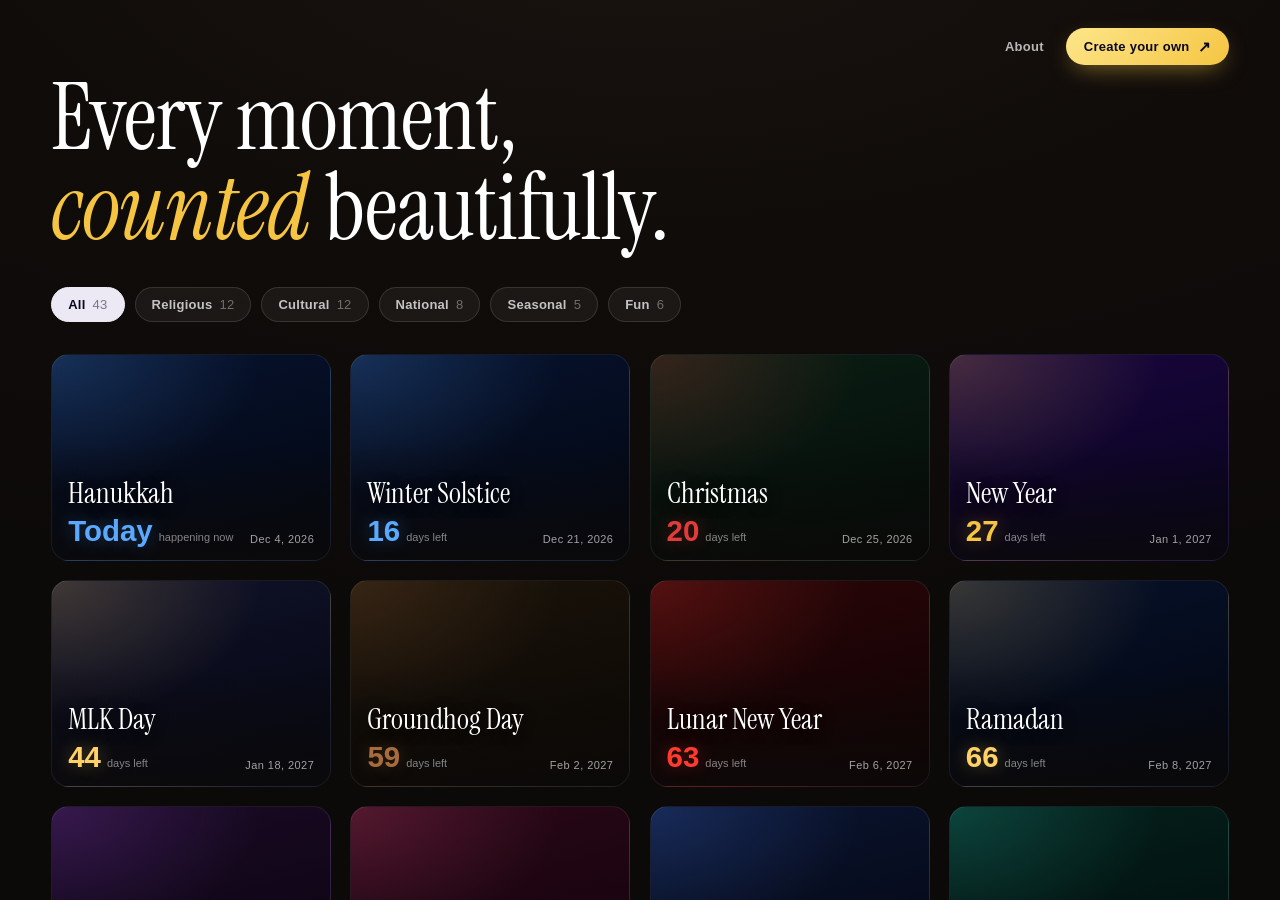
<file: index.html>
<!DOCTYPE html>
<html>
<head>
<meta charset="utf-8">
<meta name="viewport" content="width=device-width, initial-scale=1">
<title>Countdown — Every moment, counted beautifully.</title>
<link rel="preconnect" href="https://fonts.googleapis.com">
<link rel="preconnect" href="https://fonts.gstatic.com" crossorigin>
<link href="https://fonts.googleapis.com/css2?family=Instrument+Serif:ital@0;1&family=Space+Grotesk:wght@400;500;600;700&display=swap" rel="stylesheet">
<style>
*{box-sizing:border-box;}
html,body{margin:0;padding:0;height:100%;background:#0c0a09;-webkit-font-smoothing:antialiased;}
::-webkit-scrollbar{width:10px;height:10px;}
::-webkit-scrollbar-thumb{background:rgba(255,255,255,.14);border-radius:8px;}
::-webkit-scrollbar-track{background:transparent;}
@keyframes cdpulse{0%,100%{transform:scale(1);}50%{transform:scale(1.1);}}
@keyframes cdfade{from{opacity:0;transform:translateY(10px);}to{opacity:1;transform:none;}}
@keyframes cdpanel{from{opacity:0;transform:translateX(24px);}to{opacity:1;transform:none;}}
input[type=date],input[type=time],input[type=text]{color-scheme:dark;}
</style>
</head>
<body>
<div id="app" style="position:fixed;inset:0;overflow:hidden;background:#0c0a09;color:#ece9f5;font-family:-apple-system,BlinkMacSystemFont,'Segoe UI',Roboto,Helvetica,Arial,sans-serif;"></div>
<script>
(function(){
'use strict';

/* ============ Constants ============ */
const CFG = {
  confetti:   {kind:'fall', shape:'rect',     rate:18, vy:[60,120], size:[5,11], sway:42, spin:6},
  snow:       {kind:'fall', shape:'circle',   rate:13, vy:[28,66],  size:[2,6],  sway:24, spin:0},
  leaves:     {kind:'fall', shape:'leaf',     rate:9,  vy:[40,84],  size:[8,16], sway:54, spin:4},
  shamrocks:  {kind:'fall', shape:'shamrock', rate:7,  vy:[46,88],  size:[9,15], sway:48, spin:5},
  petals:     {kind:'fall', shape:'petal',    rate:12, vy:[34,74],  size:[7,14], sway:58, spin:5},
  rain:       {kind:'fall', shape:'rain',     rate:34, vy:[200,360],size:[8,18], sway:0,  spin:0},
  sparkles:   {kind:'fall', shape:'sparkle4', rate:13, vy:[20,50],  size:[5,12], sway:34, spin:3},
  emojis:     {kind:'fall', shape:'emoji',    rate:7,  vy:[40,92],  size:[12,22],sway:40, spin:1.4, life:[5,9]},
  hearts:     {kind:'rise', shape:'heart',    rate:6,  vy:[42,82],  size:[10,22],sway:36, spin:1.1, life:[4,7]},
  lanterns:   {kind:'rise', shape:'lantern',  rate:2.3,vy:[18,40],  size:[14,26],sway:13, spin:0.3, life:[8,15]},
  embers:     {kind:'rise', shape:'ember',    rate:26, vy:[28,70],  size:[2,6],  sway:32, spin:0,   life:[2.4,5]},
  balloons:   {kind:'rise', shape:'balloon',  rate:3,  vy:[20,46],  size:[14,26],sway:16, spin:0.15,life:[8,16]},
  bubbles:    {kind:'rise', shape:'bubble',   rate:15, vy:[22,60],  size:[5,16], sway:28, spin:0,   life:[4,9]},
  rockets:    {kind:'rise', shape:'rocket2',  rate:2.4,vy:[130,210],size:[10,18],sway:5,  spin:0,   life:[2,3.6]},
  bats:       {kind:'cross',shape:'bat',      rate:1.1,vy:[0,0],    size:[12,22],sway:0,  spin:0},
  butterflies:{kind:'cross',shape:'butterfly',rate:1.4,vy:[0,0],    size:[11,19],sway:0,  spin:0}
};
const EFFECTS = [
  {id:'fireworks',label:'Fireworks'},{id:'confetti',label:'Confetti'},{id:'sparkles',label:'Sparkles'},
  {id:'emojis',label:'Emojis'},{id:'balloons',label:'Balloons'},{id:'bubbles',label:'Bubbles'},
  {id:'rockets',label:'Rockets'},{id:'hearts',label:'Hearts'},{id:'snow',label:'Snowfall'},
  {id:'petals',label:'Petals'},{id:'rain',label:'Rain'},{id:'lanterns',label:'Sky Lanterns'},
  {id:'embers',label:'Embers'},{id:'leaves',label:'Falling Leaves'},{id:'shamrocks',label:'Shamrocks'},
  {id:'butterflies',label:'Butterflies'},{id:'stars',label:'Starlight'},{id:'bats',label:'Bats'}
];
const SWATCHES = ['#f5c542','#ffd166','#ff7a18','#ff5a5f','#ff3b30','#ff5d8f','#ff9eb5','#a855f7','#7c5cff','#5aa9ff','#4f86ff','#2dd4bf','#2ecc71','#7ed957','#06d6a0','#ffffff'];
const DEFAULT_EMOJIS = ['🎉','✨','🎈','⭐','🥳','🎊','💫','🎇'];
const CLEAN_EMOJIS = ['🎉','🎈','⭐','❤️','🎂','🎁','🌟','✨','🥳','🎊','🏆','🚀','🌈','🍀','☀️','🌸','🐶','🐱','🦄','🍩','🍕','⚽','🎵','💎','👑','🐰','🌊','🎯'];
const CATS = {all:'All',religious:'Religious',cultural:'Cultural',national:'National',seasonal:'Seasonal',fun:'Fun'};
const GRACE = 86400000;

const DATA = [
  {id:'newyear',name:'New Year',cat:'cultural',greeting:'Happy New Year',rule:{type:'fixed',month:1,day:1},accent:'#f5c542',bg:['#1a0640','#06031a'],particles:['#facc15','#fde68a','#a78bfa','#f472b6','#22d3ee'],emojis:['🎉','🎊','🥳','🍾','✨','🎆'],backgrounds:[['fireworks','Fireworks'],['confetti','Confetti'],['emojis','Party Emojis'],['snow','Midnight Snow']]},
  {id:'mlk',name:'MLK Day',cat:'national',greeting:'Honoring Dr. King',rule:{type:'nth',month:1,weekday:1,n:3},accent:'#ffd166',bg:['#10122a','#05060f'],particles:['#ffd166','#ffffff','#5aa9ff','#c9a227'],backgrounds:[['stars','Starlight'],['lanterns','Sky Lanterns'],['embers','Candlelight']]},
  {id:'groundhog',name:'Groundhog Day',cat:'fun',greeting:'Six more weeks!',rule:{type:'fixed',month:2,day:2},accent:'#a86b3c',bg:['#1a130a','#0a0704'],particles:['#a86b3c','#ffffff','#d4a017','#cfe0ff'],backgrounds:[['snow','Snowfall'],['leaves','Leaves'],['stars','Dawn Sky']]},
  {id:'valentines',name:"Valentine's Day",cat:'cultural',greeting:"Happy Valentine's Day",rule:{type:'fixed',month:2,day:14},accent:'#ff5d8f',bg:['#2a0717','#10030a'],particles:['#ff5d8f','#ff9eb5','#ff2d55','#ffd1dc'],emojis:['❤️','💕','🌹','💘','😍','💖'],backgrounds:[['hearts','Floating Hearts'],['petals','Rose Petals'],['emojis','Love Emojis'],['confetti','Confetti']]},
  {id:'presidents',name:"Presidents' Day",cat:'national',greeting:"Happy Presidents' Day",rule:{type:'nth',month:2,weekday:1,n:3},accent:'#4f86ff',bg:['#0a1430','#04060f'],particles:['#4f86ff','#ffffff','#ff4d4d','#fbbf24'],backgrounds:[['stars','Starlight'],['fireworks','Fireworks'],['confetti','Confetti']]},
  {id:'lunar',name:'Lunar New Year',cat:'cultural',greeting:'Happy Lunar New Year',rule:{type:'table',dates:['2024-02-10','2025-01-29','2026-02-17','2027-02-06','2028-01-26','2029-02-13','2030-02-03','2031-01-23','2032-02-11','2033-01-31','2034-02-19','2035-02-08','2036-01-28','2037-02-15','2038-02-04','2039-01-24','2040-02-12']},accent:'#ff3b30',bg:['#2a0608','#0e0203'],particles:['#ff3b30','#ffd60a','#ff7a45','#ffffff'],backgrounds:[['lanterns','Sky Lanterns'],['fireworks','Fireworks'],['confetti','Red & Gold']]},
  {id:'ramadan',name:'Ramadan',cat:'religious',greeting:'Ramadan Mubarak',rule:{type:'table',time:'18:00',dates:['2024-03-11','2025-03-01','2026-02-18','2027-02-08','2028-01-28','2029-01-17','2030-01-06','2031-12-27','2032-12-15','2033-12-04','2034-11-24','2035-11-13','2036-11-01','2037-10-22','2038-10-11']},accent:'#ffd166',bg:['#06112a','#03060f'],particles:['#ffd166','#9bd2ff','#c9a227','#ffffff'],backgrounds:[['stars','Crescent Sky'],['lanterns','Sky Lanterns'],['embers','Lantern Glow']]},
  {id:'holi',name:'Holi',cat:'religious',greeting:'Happy Holi',rule:{type:'table',dates:['2024-03-25','2025-03-14','2026-03-04','2027-03-22','2028-03-11','2029-03-01','2030-03-20','2031-03-09','2032-03-27','2033-03-16','2034-03-05','2035-03-24']},accent:'#f72585',bg:['#1a0a1f','#0a0410'],particles:['#f72585','#ffd166','#2ecc71','#5aa9ff','#ff7a18'],backgrounds:[['confetti','Color Powder'],['sparkles','Sparkles'],['petals','Petals']]},
  {id:'pi',name:'Pi Day',cat:'fun',greeting:'Happy Pi Day',rule:{type:'fixed',month:3,day:14},accent:'#5aa9ff',bg:['#0a1430','#04060f'],particles:['#5aa9ff','#ffffff','#9bd2ff','#facc15'],backgrounds:[['sparkles','Sparkles'],['bubbles','Bubbles'],['confetti','Confetti']]},
  {id:'stpatrick',name:"St. Patrick's Day",cat:'cultural',greeting:"Happy St. Patrick's Day",rule:{type:'fixed',month:3,day:17},accent:'#2ecc71',bg:['#06200f','#020c06'],particles:['#2ecc71','#ffd60a','#27ae60','#a3e635'],backgrounds:[['shamrocks','Shamrocks'],['confetti','Green Confetti'],['embers','Golden Glow']]},
  {id:'springequinox',name:'Spring Equinox',cat:'seasonal',greeting:'Happy Spring',rule:{type:'fixed',month:3,day:20},accent:'#7ed957',bg:['#0e2014','#040a07'],particles:['#7ed957','#f78fb3','#fbe7a1','#a0e7e5'],backgrounds:[['petals','Petals'],['butterflies','Butterflies'],['bubbles','Bubbles']]},
  {id:'easter',name:'Easter',cat:'religious',greeting:'Happy Easter',rule:{type:'easter'},accent:'#f78fb3',bg:['#1a1230','#0a0718'],particles:['#f78fb3','#a0e7e5','#fbe7a1','#b8a4e8'],backgrounds:[['petals','Spring Petals'],['butterflies','Butterflies'],['confetti','Pastel Confetti']]},
  {id:'aprilfools',name:"April Fools' Day",cat:'fun',greeting:'Gotcha!',rule:{type:'fixed',month:4,day:1},accent:'#ff7a18',bg:['#241038','#0c0418'],particles:['#ff7a18','#2ecc71','#5aa9ff','#ff5d8f'],backgrounds:[['confetti','Confetti'],['bubbles','Bubbles'],['balloons','Balloons']]},
  {id:'earthday',name:'Earth Day',cat:'seasonal',greeting:'Happy Earth Day',rule:{type:'fixed',month:4,day:22},accent:'#2ecc71',bg:['#06200f','#020c06'],particles:['#2ecc71','#5aa9ff','#7ed957','#a0e7e5'],backgrounds:[['petals','Petals'],['leaves','Leaves'],['butterflies','Butterflies']]},
  {id:'passover',name:'Passover',cat:'religious',greeting:'Chag Pesach Sameach',rule:{type:'table',time:'18:00',dates:['2025-04-12','2026-04-01','2027-04-21','2028-04-10','2029-03-30','2030-04-17','2031-04-07','2032-03-26','2033-04-13','2034-04-03','2035-04-23']},accent:'#5aa9ff',bg:['#0a1430','#04060f'],particles:['#5aa9ff','#ffffff','#ffd166','#9bd2ff'],backgrounds:[['stars','Starlight'],['embers','Candlelight'],['sparkles','Sparkles']]},
  {id:'starwars',name:'Star Wars Day',cat:'fun',greeting:'May the 4th be with you',rule:{type:'fixed',month:5,day:4},accent:'#facc15',bg:['#05060f','#020308'],particles:['#facc15','#ffffff','#5aa9ff','#ff3b30'],backgrounds:[['rockets','Rockets'],['stars','Star Field'],['sparkles','Sparks']]},
  {id:'cincodemayo',name:'Cinco de Mayo',cat:'cultural',greeting:'¡Feliz Cinco de Mayo!',rule:{type:'fixed',month:5,day:5},accent:'#2ecc71',bg:['#10210f','#060c06'],particles:['#2ecc71','#ff5da2','#ffd166','#ff3b30'],backgrounds:[['confetti','Confetti'],['fireworks','Fireworks'],['petals','Petals']]},
  {id:'vesak',name:'Vesak',cat:'religious',greeting:'Happy Vesak',rule:{type:'table',dates:['2024-05-23','2025-05-12','2026-05-31','2027-05-20','2028-05-09','2029-05-27','2030-05-16','2031-05-06','2032-05-24','2033-05-14','2034-05-03','2035-05-22']},accent:'#ffd166',bg:['#1a1305','#0a0702'],particles:['#ffd166','#ff7a18','#f78fb3','#ffffff'],backgrounds:[['lanterns','Sky Lanterns'],['petals','Lotus Petals'],['stars','Starlight']]},
  {id:'mothers',name:"Mother's Day",cat:'cultural',greeting:"Happy Mother's Day",rule:{type:'nth',month:5,weekday:0,n:2},accent:'#ff9eb5',bg:['#2a0717','#10030a'],particles:['#ff9eb5','#ff5d8f','#fbe7a1','#f78fb3'],backgrounds:[['hearts','Hearts'],['petals','Petals'],['butterflies','Butterflies']]},
  {id:'memorial',name:'Memorial Day',cat:'national',greeting:'Memorial Day',rule:{type:'nthLast',month:5,weekday:1},accent:'#ff5a5f',bg:['#0c1838','#05060f'],particles:['#ff4d4d','#ffffff','#4f86ff','#fbbf24'],backgrounds:[['fireworks','Fireworks'],['stars','Night Sky'],['confetti','Red White & Blue']]},
  {id:'eidadha',name:'Eid al-Adha',cat:'religious',greeting:'Eid Mubarak',rule:{type:'table',dates:['2024-06-16','2025-06-06','2026-05-26','2027-05-16','2028-05-04','2029-04-23','2030-04-13','2031-04-02','2032-03-22','2033-03-11','2034-03-01','2035-02-18']},accent:'#2dd4bf',bg:['#04201c','#020c0a'],particles:['#2dd4bf','#ffd166','#34d399','#ffffff'],backgrounds:[['lanterns','Sky Lanterns'],['stars','Crescent Sky'],['embers','Lantern Glow']]},
  {id:'fathers',name:"Father's Day",cat:'cultural',greeting:"Happy Father's Day",rule:{type:'nth',month:6,weekday:0,n:3},accent:'#5aa9ff',bg:['#0a1430','#04060f'],particles:['#5aa9ff','#ffffff','#ffd166','#4f86ff'],backgrounds:[['confetti','Confetti'],['stars','Starlight'],['embers','Warmth']]},
  {id:'juneteenth',name:'Juneteenth',cat:'national',greeting:'Happy Juneteenth',rule:{type:'fixed',month:6,day:19},accent:'#ff3b30',bg:['#23060a','#0c0204'],particles:['#ff3b30','#ffd166','#2ecc71','#ffffff'],backgrounds:[['fireworks','Fireworks'],['confetti','Confetti'],['stars','Freedom Sky']]},
  {id:'summersolstice',name:'Summer Solstice',cat:'seasonal',greeting:'Happy Summer',rule:{type:'table',dates:['2024-06-20','2025-06-21','2026-06-21','2027-06-21','2028-06-20','2029-06-21','2030-06-21','2031-06-21','2032-06-20','2033-06-21','2034-06-21','2035-06-21']},accent:'#ffd166',bg:['#241805','#0e0902'],particles:['#ffd166','#ff7a18','#ffffff','#facc15'],backgrounds:[['sparkles','Sunlight'],['bubbles','Bubbles'],['embers','Warmth']]},
  {id:'pride',name:'Pride Day',cat:'cultural',greeting:'Happy Pride',rule:{type:'fixed',month:6,day:28},accent:'#ff5da2',bg:['#1a0a24','#0a0410'],particles:['#ff3b30','#ff7a18','#facc15','#2ecc71','#5aa9ff','#a855f7'],backgrounds:[['confetti','Rainbow Confetti'],['balloons','Balloons'],['hearts','Hearts']]},
  {id:'independence',name:'Independence Day',cat:'national',greeting:'Happy 4th of July',rule:{type:'fixed',month:7,day:4},accent:'#ff5a5f',bg:['#0c1838','#05060f'],particles:['#ff4d4d','#ffffff','#4f86ff','#fbbf24'],backgrounds:[['fireworks','Fireworks'],['confetti','Red White & Blue'],['stars','Night Sky']]},
  {id:'emoji',name:'World Emoji Day',cat:'fun',greeting:'Happy Emoji Day',rule:{type:'fixed',month:7,day:17},accent:'#facc15',bg:['#241c05','#0e0a02'],particles:['#facc15','#ff5d8f','#5aa9ff','#2ecc71'],emojis:['😀','😂','😍','🥳','🤩','😎','🥰','🤪','🤣','😜'],backgrounds:[['emojis','Emojis'],['confetti','Confetti'],['bubbles','Bubbles']]},
  {id:'labor',name:'Labor Day',cat:'national',greeting:'Happy Labor Day',rule:{type:'nth',month:9,weekday:1,n:1},accent:'#ff5a5f',bg:['#0c1838','#05060f'],particles:['#ff4d4d','#ffffff','#4f86ff','#fbbf24'],backgrounds:[['fireworks','Fireworks'],['confetti','Confetti'],['stars','Night Sky']]},
  {id:'roshhashanah',name:'Rosh Hashanah',cat:'religious',greeting:'Shana Tova',rule:{type:'table',time:'18:00',dates:['2024-10-02','2025-09-22','2026-09-11','2027-10-01','2028-09-20','2029-09-09','2030-09-27','2031-09-17','2032-09-05','2033-09-23','2034-09-13','2035-10-03']},accent:'#ffb703',bg:['#1a1305','#0a0702'],particles:['#ffb703','#ff7a18','#ffffff','#facc15'],backgrounds:[['stars','Starlight'],['embers','Candlelight'],['sparkles','Sparkles']]},
  {id:'mooncake',name:'Mid-Autumn Festival',cat:'cultural',greeting:'Happy Mid-Autumn',rule:{type:'table',dates:['2024-09-17','2025-10-06','2026-09-25','2027-09-15','2028-10-03','2029-09-22','2030-09-12','2031-10-01','2032-09-19','2033-09-08','2034-09-27','2035-09-16']},accent:'#ffd166',bg:['#1a1305','#0a0702'],particles:['#ffd166','#ff7a18','#ffffff','#c9a227'],backgrounds:[['lanterns','Sky Lanterns'],['stars','Full Moon'],['embers','Lantern Glow']]},
  {id:'pirate',name:'Talk Like a Pirate Day',cat:'fun',greeting:'Ahoy, matey!',rule:{type:'fixed',month:9,day:19},accent:'#ffd166',bg:['#06121f','#020609'],particles:['#ffd166','#9bd2ff','#ffffff','#2dd4bf'],backgrounds:[['bubbles','Bubbles'],['stars','Night Seas'],['confetti','Doubloons']]},
  {id:'yomkippur',name:'Yom Kippur',cat:'religious',greeting:"G'mar Chatima Tova",rule:{type:'table',time:'18:00',dates:['2024-10-11','2025-10-01','2026-09-20','2027-10-10','2028-09-29','2029-09-18','2030-10-06','2031-09-26','2032-09-14','2033-10-02','2034-09-22','2035-10-12']},accent:'#9bd2ff',bg:['#06122e','#03060f'],particles:['#9bd2ff','#ffffff','#5aa9ff','#cfe0ff'],backgrounds:[['stars','Starlight'],['embers','Candlelight'],['snow','Stillness']]},
  {id:'fallequinox',name:'Autumn Equinox',cat:'seasonal',greeting:'Happy Autumn',rule:{type:'fixed',month:9,day:22},accent:'#e07a2f',bg:['#1f1206','#0c0703'],particles:['#e07a2f','#c0392b','#d4a017','#a86b3c'],backgrounds:[['leaves','Falling Leaves'],['embers','Hearth'],['stars','Autumn Sky']]},
  {id:'diwali',name:'Diwali',cat:'religious',greeting:'Happy Diwali',rule:{type:'table',dates:['2024-11-01','2025-10-21','2026-11-08','2027-10-29','2028-10-17','2029-11-05','2030-10-26','2031-11-14','2032-11-02','2033-10-22','2034-11-10','2035-10-30','2036-11-17','2037-11-07','2038-10-27','2039-11-15','2040-11-04']},accent:'#ffb703',bg:['#241405','#0e0702'],particles:['#ffb703','#ff6b6b','#f72585','#ffd60a'],backgrounds:[['embers','Diya Glow'],['fireworks','Fireworks'],['lanterns','Sky Lanterns']]},
  {id:'halloween',name:'Halloween',cat:'cultural',greeting:'Happy Halloween',rule:{type:'fixed',month:10,day:31},accent:'#ff7a18',bg:['#1c0f2e','#0a0512'],particles:['#ff7a18','#a855f7','#facc15','#22c55e'],emojis:['🎃','👻','🦇','🕷️','🍬','💀'],backgrounds:[['embers','Embers'],['bats','Bats'],['emojis','Spooky Emojis'],['confetti','Spooky Confetti']]},
  {id:'muertos',name:'Día de los Muertos',cat:'cultural',greeting:'Feliz Día de los Muertos',rule:{type:'fixed',month:11,day:1},accent:'#ff5da2',bg:['#1a0a24','#0c0414'],particles:['#ff5da2','#ffb703','#8b5cf6','#06d6a0'],backgrounds:[['petals','Marigold Petals'],['embers','Candlelight'],['stars','Starlight']]},
  {id:'veterans',name:'Veterans Day',cat:'national',greeting:'Honoring our Veterans',rule:{type:'fixed',month:11,day:11},accent:'#4f86ff',bg:['#0a1430','#04060f'],particles:['#4f86ff','#ffffff','#ff4d4d','#fbbf24'],backgrounds:[['stars','Starlight'],['fireworks','Fireworks'],['confetti','Confetti']]},
  {id:'thanksgiving',name:'Thanksgiving',cat:'national',greeting:'Happy Thanksgiving',rule:{type:'nth',month:11,weekday:4,n:4},accent:'#e07a2f',bg:['#1f1206','#0c0703'],particles:['#e07a2f','#c0392b','#d4a017','#a86b3c'],backgrounds:[['leaves','Falling Leaves'],['embers','Hearth'],['stars','Autumn Sky']]},
  {id:'hanukkah',name:'Hanukkah',cat:'religious',greeting:'Happy Hanukkah',rule:{type:'table',time:'18:00',dates:['2024-12-25','2025-12-14','2026-12-04','2027-12-24','2028-12-12','2029-12-01','2030-12-20','2031-12-09','2032-11-27','2033-12-16','2034-12-06','2035-12-25','2036-12-13','2037-12-02','2038-12-21','2039-12-11','2040-11-29']},accent:'#5aa9ff',bg:['#06122e','#03060f'],particles:['#9bd2ff','#ffffff','#ffd166','#5aa9ff'],backgrounds:[['snow','Snowfall'],['stars','Starlight'],['embers','Candlelight']]},
  {id:'wintersolstice',name:'Winter Solstice',cat:'seasonal',greeting:'Happy Winter',rule:{type:'table',dates:['2024-12-21','2025-12-21','2026-12-21','2027-12-22','2028-12-21','2029-12-21','2030-12-21','2031-12-22','2032-12-21','2033-12-21','2034-12-21','2035-12-22']},accent:'#5aa9ff',bg:['#06122e','#03060f'],particles:['#9bd2ff','#ffffff','#5aa9ff','#cfe0ff'],backgrounds:[['snow','Snowfall'],['stars','Longest Night'],['embers','Candlelight']]},
  {id:'christmas',name:'Christmas',cat:'religious',greeting:'Merry Christmas',rule:{type:'fixed',month:12,day:25},accent:'#e23b3b',bg:['#0a1f14','#040a07'],particles:['#e23b3b','#2ecc71','#ffd166','#ffffff'],emojis:['🎄','🎅','❄️','🎁','⛄','🔔'],backgrounds:[['snow','Snowfall'],['emojis','Festive Emojis'],['confetti','Twinkle Lights'],['embers','Cozy Glow']]},
  {id:'eid',name:'Eid al-Fitr',cat:'religious',greeting:'Eid Mubarak',rule:{type:'table',dates:['2024-04-10','2025-03-31','2026-03-20','2027-03-11','2028-02-27','2029-02-15','2030-02-05','2031-01-25','2032-01-15','2033-01-03','2034-12-14','2035-12-03','2036-11-22','2037-11-11','2038-10-31']},accent:'#2dd4bf',bg:['#04201c','#020c0a'],particles:['#2dd4bf','#ffd166','#34d399','#ffffff'],backgrounds:[['lanterns','Sky Lanterns'],['stars','Crescent Sky'],['embers','Lantern Glow']]},
  {id:'mardigras',name:'Mardi Gras',cat:'cultural',greeting:'Happy Mardi Gras',rule:{type:'easterOffset',off:-47},accent:'#a855f7',bg:['#1a0a24','#0a0410'],particles:['#a855f7','#2ecc71','#ffd166','#ff5da2'],backgrounds:[['confetti','Confetti'],['balloons','Balloons'],['sparkles','Sparkles']]}
];

/* ============ State ============ */
function defaultDate() {
  const d = new Date(Date.now() + 30 * 864e5);
  const yyyy = d.getFullYear();
  const mm = String(d.getMonth() + 1).padStart(2, '0');
  const dd = String(d.getDate()).padStart(2, '0');
  return `${yyyy}-${mm}-${dd}`;
}

function browserTz() {
  try { return Intl.DateTimeFormat().resolvedOptions().timeZone; }
  catch { return 'UTC'; }
}

const st = {
  view: 'home', filter: 'all', holidayId: null, bg: 0,
  optionsOpen: false, isCustom: false, tick: 0, copied: false, done: false,
  winW: window.innerWidth, winH: window.innerHeight, size: 0.5, speed: 0.42,
  custom: {
    title: 'My Countdown',
    dateISO: defaultDate(),
    time: '00:00',
    tz: browserTz(),          // creator's timezone, preserves intent when URL is shared
    accent: '#f5c542',
    effect: 'confetti',
    message: '',
    emojiList: ['🎉', '🥳', '✨'],
    emojiDir: 'fall'
  }
};

// Canvas refs (module-level, not state)
let timerCanvas = null;
let cardCanvases = {};
let optCanvases = {};
let tsurf = null, msurf = null, optSurf = {}, optMetaArr = [];
let hoverId = null;
let copyTimer = null;

/* ============ Utils ============ */
function escHtml(s){ return String(s==null?'':s).replace(/&/g,'&amp;').replace(/</g,'&lt;').replace(/>/g,'&gt;').replace(/"/g,'&quot;'); }
function escAttr(s){ return escHtml(s); }
function rnd(a,b){ return a+Math.random()*(b-a); }
function pick(a){ return a[(Math.random()*a.length)|0]; }
function lighten(hex,amt){ const n=parseInt(hex.slice(1),16); let r=(n>>16)+amt,g=((n>>8)&255)+amt,b=(n&255)+amt; r=Math.min(255,r);g=Math.min(255,g);b=Math.min(255,b); return '#'+((r<<16)|(g<<8)|b).toString(16).padStart(6,'0'); }
function byId(id){ return DATA.find(h=>h.id===id); }
function fmtDate(d, tz) {
  const opts = { weekday: 'short', month: 'short', day: 'numeric', year: 'numeric' };
  if (tz) opts.timeZone = tz;
  return d.toLocaleDateString('en-US', opts);
}
function fmtShort(d){ return d.toLocaleDateString('en-US',{month:'short',day:'numeric',year:'numeric'}); }
function rowStyle(active, acc){ return `display:flex;align-items:center;gap:12px;width:100%;padding:10px 11px;border-radius:13px;cursor:pointer;transition:all .2s;background:${active?'rgba(255,255,255,.09)':'rgba(255,255,255,.03)'};border:1px solid ${active?acc+'80':'rgba(255,255,255,.08)'};`; }
function dotStyle(active, acc){ return `width:9px;height:9px;border-radius:50%;flex:none;background:${active?acc:'transparent'};box-shadow:${active?'0 0 10px '+acc:'inset 0 0 0 1.5px rgba(255,255,255,.25)'};`; }

/* ============ Date engine ============
   All occYear() outputs are local-time Date objects, holidays are intentionally
   anchored to each viewer's local calendar (Christmas at *your* midnight, etc).
   Custom countdowns can override this by carrying a TZ in the URL (see targetMs).
*/

// Anonymous Gregorian Easter algorithm. Returns {month, day} for a given year.
function easter(year) {
  const a = year % 19;
  const b = Math.floor(year / 100);
  const c = year % 100;
  const d = Math.floor(b / 4);
  const e = b % 4;
  const f = Math.floor((b + 8) / 25);
  const g = Math.floor((b - f + 1) / 3);
  const h = (19 * a + b - d - g + 15) % 30;
  const i = Math.floor(c / 4);
  const k = c % 4;
  const l = (32 + 2 * e + 2 * i - h - k) % 7;
  const m = Math.floor((a + 11 * h + 22 * l) / 451);
  const month = Math.floor((h + l - 7 * m + 114) / 31);
  const day = ((h + l - 7 * m + 114) % 31) + 1;
  return { month, day };
}

// Nth weekday of a month (e.g. 4th Thursday of November > Thanksgiving).
function nthWeekday(year, month, weekday, n, time) {
  const first = new Date(year, month - 1, 1);
  const shift = (weekday - first.getDay() + 7) % 7;
  return new Date(year, month - 1, 1 + shift + (n - 1) * 7, time[0], time[1], 0);
}

// Last weekday of a month (e.g. last Monday of May > Memorial Day).
function lastWeekday(year, month, weekday, time) {
  const last = new Date(year, month, 0);   // day 0 of next month = last day of this one
  const shift = (last.getDay() - weekday + 7) % 7;
  return new Date(year, month - 1, last.getDate() - shift, time[0], time[1], 0);
}

// Look up a year in a pre-published date table (used for lunar/astronomical events).
// Falls back to linear extrapolation outside the table so the countdown still works.
function tableYear(dates, year, time) {
  const parseISO = (s) => {
    const [y, m, d] = s.split('-').map(Number);
    return new Date(y, m - 1, d, time[0], time[1], 0);
  };

  const exact = dates.find(s => +s.slice(0, 4) === year);
  if (exact) return parseISO(exact);

  const first = parseISO(dates[0]);
  const last = parseISO(dates[dates.length - 1]);
  const firstYear = +dates[0].slice(0, 4);
  const lastYear = +dates[dates.length - 1].slice(0, 4);
  const avgPeriod = (last.getTime() - first.getTime()) / (lastYear - firstYear);

  const anchor = year > lastYear ? last : first;
  const anchorYear = year > lastYear ? lastYear : firstYear;
  return new Date(anchor.getTime() + (year - anchorYear) * avgPeriod);
}

// Resolve one holiday's occurrence in a given year, using whatever rule it has.
function occYear(holiday, year) {
  const r = holiday.rule;
  const time = (r.time || '00:00').split(':').map(Number);

  switch (r.type) {
    case 'fixed':
      return new Date(year, r.month - 1, r.day, time[0], time[1], 0);
    case 'nth':
      return nthWeekday(year, r.month, r.weekday, r.n, time);
    case 'nthLast':
      return lastWeekday(year, r.month, r.weekday, time);
    case 'easter': {
      const e = easter(year);
      return new Date(year, e.month - 1, e.day, time[0], time[1], 0);
    }
    case 'easterOffset': {
      const e = easter(year);
      const d = new Date(year, e.month - 1, e.day, time[0], time[1], 0);
      d.setDate(d.getDate() + r.off);
      return d;
    }
    case 'table':
      return tableYear(r.dates, year, time);
    default:
      return new Date(year, 0, 1);
  }
}

// Find the next future occurrence of a holiday across the current and adjacent years.
function resolveMs(holiday) {
  try {
    const now = Date.now();
    const thisYear = new Date().getFullYear();
    for (let y = thisYear - 1; y <= thisYear + 2; y++) {
      const occ = occYear(holiday, y);
      if (occ && now < occ.getTime() + GRACE) return occ.getTime();
    }
    const fallback = occYear(holiday, thisYear + 1);
    return fallback ? fallback.getTime() : now + GRACE;
  } catch {
    return Date.now() + GRACE;
  }
}

function daysToMs(ms) {
  return Math.max(0, Math.ceil((ms - Date.now()) / 864e5));
}

// Convert a wall-clock date/time in a specific IANA timezone to UTC ms.
// JS has no built-in for this, so we make a guess, see how it renders in the
// target TZ, then offset by the difference. Two-step is enough for any TZ.
function wallTimeToUtcMs(year, month, day, hour, minute, tz) {
  const guess = Date.UTC(year, month - 1, day, hour, minute, 0);
  try {
    const fmt = new Intl.DateTimeFormat('en-US', {
      timeZone: tz,
      year: 'numeric', month: '2-digit', day: '2-digit',
      hour: '2-digit', minute: '2-digit', hour12: false
    });
    const parts = Object.fromEntries(
      fmt.formatToParts(new Date(guess)).map(p => [p.type, p.value])
    );
    const seenAsUtc = Date.UTC(
      +parts.year, +parts.month - 1, +parts.day,
      +parts.hour === 24 ? 0 : +parts.hour,   // some locales render midnight as 24
      +parts.minute, 0
    );
    return guess + (guess - seenAsUtc);
  } catch {
    return guess;   // unknown tz, treat input as UTC
  }
}

// Resolve the target instant the countdown is ticking toward.
// Custom countdowns honor a stored timezone so a shared URL hits the same instant
// for the viewer as it did for the creator. Holidays stay local to the viewer.
function targetMs() {
  if (st.isCustom) {
    const c = st.custom;
    const [y, m, d] = (c.dateISO || '').split('-').map(Number);
    const [h, mi] = (c.time || '00:00').split(':').map(Number);
    if (!y) return Date.now();
    if (c.tz) return wallTimeToUtcMs(y, m, d, h || 0, mi || 0, c.tz);
    return new Date(y, m - 1, d, h || 0, mi || 0, 0).getTime();
  }
  const h = byId(st.holidayId);
  return h ? resolveMs(h) : Date.now();
}

function remaining() {
  return Math.max(0, Math.floor((targetMs() - Date.now()) / 1000));
}

function getEmojiSet(){ if(st.isCustom){ const e=st.custom.emojiList; return (e&&e.length)?e:DEFAULT_EMOJIS; } const h=byId(st.holidayId); return (h&&h.emojis)||DEFAULT_EMOJIS; }
function timerEffect(){ if(st.isCustom) return st.custom.effect; const h=byId(st.holidayId); return h ? h.backgrounds[st.bg%h.backgrounds.length][0] : 'stars'; }
function timerPalette(){ if(st.isCustom){ const a=st.custom.accent; return [a, lighten(a,40), '#ffffff', lighten(a,80)]; } const h=byId(st.holidayId); return h ? h.particles : ['#ffffff']; }
function activeData() {
  if (st.isCustom) {
    const c = st.custom;
    const targetDate = new Date(targetMs());
    const greeting = (c.message && c.message.trim()) ? c.message : (c.title || 'It’s time');
    return {
      name: c.title || 'My Countdown',
      greeting,
      accent: c.accent,
      bg: ['#15110c', '#0a0807'],
      // Render the date in the *creator's* timezone so a shared URL shows
      // "Aug 15" wherever the viewer is, matching what the creator picked.
      dateLabel: fmtDate(targetDate, c.tz)
    };
  }
  const h = byId(st.holidayId) || DATA[0];
  return {
    name: h.name,
    greeting: h.greeting,
    accent: h.accent,
    bg: h.bg,
    dateLabel: fmtDate(new Date(resolveMs(h)))
  };
}

/* ============ Hash / nav ============ */

// Encode the current view into the URL hash so it can be shared or restored.
function syncHash(push) {
  if (st.view !== 'timer') {
    history.replaceState(null, '', location.pathname);
    return;
  }

  let hash;
  if (st.isCustom) {
    const c = st.custom;
    const payload = {
      t: c.title,
      d: c.dateISO,
      tm: c.time,
      tz: c.tz,                // creator's timezone, required for shared URLs
      a: c.accent,
      e: c.effect,
      s: st.size,
      sp: st.speed,
      msg: c.message,
      el: c.emojiList,
      ed: c.emojiDir
    };
    hash = '#v=timer&c=' + encodeURIComponent(JSON.stringify(payload));
  } else {
    hash = `#v=timer&h=${st.holidayId}&bg=${st.bg}&sz=${st.size}&sp=${st.speed}`;
  }

  const url = location.pathname + hash;
  if (push) history.pushState(null, '', url);
  else history.replaceState(null, '', url);
}

// Restore state from the URL hash on load or popstate.
function parseHash() {
  try {
    const p = new URLSearchParams(location.hash.replace(/^#/, ''));
    if (p.get('v') !== 'timer') return;

    if (p.get('c')) {
      const c = JSON.parse(decodeURIComponent(p.get('c')));
      st.view = 'timer';
      st.isCustom = true;
      st.optionsOpen = false;
      st.size = c.s == null ? 0.5 : c.s;
      st.speed = c.sp == null ? 0.42 : c.sp;
      st.custom = {
        title: c.t || 'My Countdown',
        dateISO: c.d || defaultDate(),
        time: c.tm || '00:00',
        tz: c.tz || browserTz(),       // fall back to viewer's TZ for old URLs
        accent: c.a || '#f5c542',
        effect: c.e || 'confetti',
        message: c.msg || '',
        emojiList: (c.el && c.el.length) ? c.el : ['🎉', '🥳', '✨'],
        emojiDir: c.ed || 'fall'
      };
    } else if (p.get('h') && byId(p.get('h'))) {
      st.view = 'timer';
      st.isCustom = false;
      st.holidayId = p.get('h');
      st.bg = parseInt(p.get('bg') || '0', 10);
      st.size = parseFloat(p.get('sz')) || 0.5;
      st.speed = p.get('sp') == null ? 0.42 : parseFloat(p.get('sp'));
    }
  } catch {
    /* malformed hash, ignore and stay on home */
  }
}

/* ============ HTML generators ============ */
function homeFullHTML(){
  const counts={all:DATA.length};
  for(const k of ['religious','cultural','national','seasonal','fun']) counts[k]=DATA.filter(h=>h.cat===k).length;
  const filters=Object.keys(CATS).map(k=>{
    const active=st.filter===k;
    const chipStyle="font:600 13px/1 -apple-system,BlinkMacSystemFont,'Segoe UI',Roboto,Helvetica,Arial,sans-serif;letter-spacing:.02em;padding:10px 16px;border-radius:999px;cursor:pointer;transition:all .25s;"+(active
      ? 'color:#0a0820;background:#ece9f5;border:1px solid #ece9f5;'
      : 'color:rgba(255,255,255,.74);background:rgba(255,255,255,.05);border:1px solid rgba(255,255,255,.12);');
    return `<button data-filter="${k}" style="${chipStyle}">${escHtml(CATS[k])}<span style="opacity:.5;margin-left:7px;font-weight:500;">${counts[k]}</span></button>`;
  }).join('');

  return `
    <div style="position:absolute;inset:0;overflow-y:auto;overflow-x:hidden;background:radial-gradient(120% 80% at 50% -10%,#1a1410 0%,#100c0a 45%,#0c0a09 100%);">
      <div style="max-width:1500px;margin:0 auto;padding:clamp(14px,2.5vw,28px) clamp(18px,4vw,56px) 80px;">
        <header style="display:flex;align-items:center;justify-content:flex-end;gap:18px;flex-wrap:wrap;">
          <button id="about-btn" style="font:600 13px/1 -apple-system,BlinkMacSystemFont,'Segoe UI',Roboto,Helvetica,Arial,sans-serif;letter-spacing:.02em;color:rgba(255,255,255,.7);background:none;border:none;cursor:pointer;padding:8px 4px;">About</button>
          <button id="create-btn" style="display:flex;align-items:center;gap:8px;font:600 13px/1 -apple-system,BlinkMacSystemFont,'Segoe UI',Roboto,Helvetica,Arial,sans-serif;letter-spacing:.02em;color:#0a0820;background:linear-gradient(135deg,#fde68a,#f5c542);border:none;padding:11px 18px;border-radius:999px;cursor:pointer;box-shadow:0 8px 24px -8px rgba(245,197,66,.6);">Create your own <span style="font-size:15px;">↗</span></button>
        </header>
        <div style="margin:clamp(2px,0.6vw,8px) 0 clamp(18px,3vw,34px);max-width:760px;animation:cdfade .6s both;">
          <h1 style="font:400 clamp(40px,7.4vw,92px)/0.98 'Instrument Serif';letter-spacing:-.01em;color:#fff;margin:0;">Every moment,<br><span style="font-style:italic;color:#f5c542;">counted</span> beautifully.</h1>
        </div>
        <div style="display:flex;align-items:center;gap:10px;flex-wrap:wrap;margin-bottom:clamp(20px,3vw,32px);">${filters}</div>
        <div id="home-grid" style="display:grid;grid-template-columns:repeat(auto-fill,minmax(min(230px,100%),1fr));gap:clamp(13px,1.5vw,24px);">${gridHTML()}</div>
      </div>
    </div>`;
}

function gridHTML(){
  const list=DATA.filter(h=>st.filter==='all'||h.cat===st.filter).map(h=>({h,ms:resolveMs(h)})).sort((a,b)=>a.ms-b.ms);
  const cards=list.map(({h,ms})=>{
    const d=daysToMs(ms);
    const daysBig=d===0?'Today':String(d);
    const daysSub=d===0?'happening now':(d===1?'day left':'days left');
    const dateLabel=fmtShort(new Date(ms));
    const cardStyle=`position:relative;overflow:hidden;border-radius:18px;height:clamp(170px,23vh,250px);cursor:pointer;border:1px solid rgba(255,255,255,.08);background:radial-gradient(135% 120% at 0% 0%,${h.accent}33,transparent 56%),linear-gradient(165deg,${h.bg[0]},${h.bg[1]});transition:transform .35s cubic-bezier(.2,.8,.2,1),border-color .35s,box-shadow .35s;`;
    const daysStyleStr=`font:700 clamp(20px,2.3vw,30px)/1 -apple-system,BlinkMacSystemFont,'Segoe UI',Roboto,Helvetica,Arial,sans-serif;color:${h.accent};text-shadow:0 0 18px ${h.accent}55;`;
    return `<div data-holiday="${h.id}" style="${cardStyle}">
      <canvas data-card-id="${h.id}" style="position:absolute;inset:0;width:100%;height:100%;z-index:1;pointer-events:none;"></canvas>
      <div style="position:absolute;inset:0;z-index:2;background:linear-gradient(180deg,rgba(12,10,9,0) 42%,rgba(12,10,9,.74) 100%);pointer-events:none;"></div>
      <div style="position:absolute;left:16px;right:16px;bottom:15px;z-index:3;pointer-events:none;">
        <div style="font:400 clamp(21px,2.3vw,31px)/1.05 'Instrument Serif';color:#fff;text-shadow:0 2px 14px rgba(0,0,0,.55);">${escHtml(h.name)}</div>
        <div style="display:flex;align-items:flex-end;justify-content:space-between;gap:8px;margin-top:7px;">
          <div style="display:flex;align-items:baseline;gap:6px;">
            <span style="${daysStyleStr}">${daysBig}</span>
            <span style="font:500 11px/1 -apple-system,BlinkMacSystemFont,'Segoe UI',Roboto,Helvetica,Arial,sans-serif;color:rgba(255,255,255,.5);">${daysSub}</span>
          </div>
          <span style="font:500 11px/1 -apple-system,BlinkMacSystemFont,'Segoe UI',Roboto,Helvetica,Arial,sans-serif;letter-spacing:.04em;color:rgba(255,255,255,.62);">${dateLabel}</span>
        </div>
      </div>
    </div>`;
  }).join('');
  const createTile=`<div id="create-tile" style="position:relative;overflow:hidden;border-radius:18px;height:clamp(170px,23vh,250px);cursor:pointer;border:1.5px dashed rgba(255,255,255,.18);background:rgba(255,255,255,.02);display:flex;flex-direction:column;align-items:center;justify-content:center;gap:12px;transition:border-color .3s,background .3s;">
    <div style="width:46px;height:46px;border-radius:50%;border:1.5px solid rgba(255,255,255,.3);display:flex;align-items:center;justify-content:center;font:300 26px/1 -apple-system,BlinkMacSystemFont,'Segoe UI',Roboto,Helvetica,Arial,sans-serif;color:rgba(255,255,255,.7);">+</div>
    <div style="font:400 19px/1 'Instrument Serif';color:rgba(255,255,255,.82);">Create your own</div>
    <div style="font:500 11px/1 -apple-system,BlinkMacSystemFont,'Segoe UI',Roboto,Helvetica,Arial,sans-serif;letter-spacing:.04em;color:rgba(255,255,255,.42);">Any date on any canvas</div>
  </div>`;
  return cards+createTile;
}

function aboutHTML(){
  return `<div style="position:absolute;inset:0;overflow-y:auto;overflow-x:hidden;background:radial-gradient(120% 80% at 50% -10%,#1a1410 0%,#100c0a 45%,#0c0a09 100%);">
    <button id="about-back" style="position:absolute;top:22px;left:22px;z-index:5;display:flex;align-items:center;gap:8px;font:600 13px/1 -apple-system,BlinkMacSystemFont,'Segoe UI',Roboto,Helvetica,Arial,sans-serif;color:rgba(255,255,255,.82);background:rgba(255,255,255,.06);border:1px solid rgba(255,255,255,.12);backdrop-filter:blur(10px);padding:10px 15px;border-radius:999px;cursor:pointer;">← All holidays</button>
    <div style="max-width:680px;margin:0 auto;padding:clamp(96px,15vh,150px) clamp(22px,5vw,40px) 90px;animation:cdfade .6s both;">
      <div style="font:600 12px/1 -apple-system,BlinkMacSystemFont,'Segoe UI',Roboto,Helvetica,Arial,sans-serif;letter-spacing:.24em;text-transform:uppercase;color:#f5c542;margin-bottom:18px;">About</div>
      <h1 style="font:400 clamp(34px,5.5vw,64px)/1.04 'Instrument Serif';color:#fff;margin:0 0 28px;letter-spacing:-.01em;">A countdown for <span style="font-style:italic;color:#f5c542;">every</span> moment.</h1>
      <p style="font:400 clamp(15px,1.6vw,18px)/1.65 -apple-system,BlinkMacSystemFont,'Segoe UI',Roboto,Helvetica,Arial,sans-serif;color:rgba(255,255,255,.72);margin:0 0 18px;">My countdown is the place to go for ticking down to your favorite holidays. Just click on the holiday you want, then watch as the full-screen countdown ticks it down. You can even make your own with any of the canvases and emojis. Any time, any style.</p>
      <p style="font:400 clamp(15px,1.6vw,18px)/1.65 -apple-system,BlinkMacSystemFont,'Segoe UI',Roboto,Helvetica,Arial,sans-serif;color:rgba(255,255,255,.72);margin:0 0 34px;">You can share prebuilt and custom countdowns with a link that has the event and style encoded into it. Everything stays current. Every holiday rolls forward to its next date automatically, year after year.</p>
      <div style="display:flex;flex-direction:column;gap:14px;padding:22px 0;border-top:1px solid rgba(255,255,255,.1);border-bottom:1px solid rgba(255,255,255,.1);margin-bottom:34px;">
        <div style="display:flex;align-items:center;gap:13px;"><span style="width:7px;height:7px;border-radius:50%;background:#f5c542;flex:none;box-shadow:0 0 10px #f5c542;"></span><span style="font:500 15px/1.4 -apple-system,BlinkMacSystemFont,'Segoe UI',Roboto,Helvetica,Arial,sans-serif;color:rgba(255,255,255,.85);">~50 holidays across religion, culture, seasons &amp; fun</span></div>
        <div style="display:flex;align-items:center;gap:13px;"><span style="width:7px;height:7px;border-radius:50%;background:#f5c542;flex:none;box-shadow:0 0 10px #f5c542;"></span><span style="font:500 15px/1.4 -apple-system,BlinkMacSystemFont,'Segoe UI',Roboto,Helvetica,Arial,sans-serif;color:rgba(255,255,255,.85);">A dozen+ animated canvases, including emojis</span></div>
        <div style="display:flex;align-items:center;gap:13px;"><span style="width:7px;height:7px;border-radius:50%;background:#f5c542;flex:none;box-shadow:0 0 10px #f5c542;"></span><span style="font:500 15px/1.4 -apple-system,BlinkMacSystemFont,'Segoe UI',Roboto,Helvetica,Arial,sans-serif;color:rgba(255,255,255,.85);">Custom countdowns with shareable links</span></div>
      </div>
      <div style="display:flex;gap:12px;flex-wrap:wrap;margin-bottom:32px;">
        <button id="about-create" style="display:flex;align-items:center;gap:8px;font:600 14px/1 -apple-system,BlinkMacSystemFont,'Segoe UI',Roboto,Helvetica,Arial,sans-serif;color:#0a0820;background:linear-gradient(135deg,#fde68a,#f5c542);border:none;padding:13px 22px;border-radius:999px;cursor:pointer;box-shadow:0 8px 24px -8px rgba(245,197,66,.6);">Create your own <span style="font-size:15px;">↗</span></button>
        <button id="about-browse" style="font:600 14px/1 -apple-system,BlinkMacSystemFont,'Segoe UI',Roboto,Helvetica,Arial,sans-serif;color:rgba(255,255,255,.85);background:rgba(255,255,255,.06);border:1px solid rgba(255,255,255,.14);padding:13px 22px;border-radius:999px;cursor:pointer;">Browse holidays</button>
      </div>
      <div style="font:500 13px/1 -apple-system,BlinkMacSystemFont,'Segoe UI',Roboto,Helvetica,Arial,sans-serif;color:rgba(255,255,255,.38);">by <a href="https://github.com/Raylu42x" target="_blank" rel="noopener" style="color:rgba(255,255,255,.55);text-decoration:none;border-bottom:1px solid rgba(255,255,255,.2);">Raylu42x</a></div>
    </div>
  </div>`;
}

function timerFullHTML(){
  const A=activeData();
  const stageStyle=`position:absolute;inset:0;overflow:hidden;background:linear-gradient(165deg,${A.bg[0]} 0%,${A.bg[1]} 100%);`;
  return `<div style="${stageStyle}">
    <canvas id="timer-canvas" style="position:absolute;inset:0;width:100%;height:100%;z-index:1;"></canvas>
    <div style="position:absolute;inset:0;z-index:2;pointer-events:none;background:radial-gradient(120% 90% at 50% 42%,transparent 40%,rgba(12,10,9,.55) 100%);"></div>
    <button id="timer-back" style="position:absolute;top:22px;left:22px;z-index:5;display:flex;align-items:center;gap:8px;font:600 13px/1 -apple-system,BlinkMacSystemFont,'Segoe UI',Roboto,Helvetica,Arial,sans-serif;color:rgba(255,255,255,.82);background:rgba(255,255,255,.06);border:1px solid rgba(255,255,255,.12);backdrop-filter:blur(10px);padding:10px 15px;border-radius:999px;cursor:pointer;">← All holidays</button>
    <button id="timer-opts-btn" aria-label="Options" style="position:absolute;top:22px;right:22px;z-index:7;width:44px;height:44px;display:flex;align-items:center;justify-content:center;background:rgba(255,255,255,.06);border:1px solid rgba(255,255,255,.12);backdrop-filter:blur(10px);border-radius:50%;cursor:pointer;color:rgba(255,255,255,.85);">
      <svg width="20" height="20" viewBox="0 0 24 24" fill="none" stroke="currentColor" stroke-width="1.8" stroke-linecap="round"><path d="M4 6h10M18 6h2M4 12h2M10 12h10M4 18h7M15 18h5"></path><circle cx="16" cy="6" r="2"></circle><circle cx="8" cy="12" r="2"></circle><circle cx="13" cy="18" r="2"></circle></svg>
    </button>
    <div id="timer-center" style="position:relative;z-index:3;width:100%;height:100%;display:flex;flex-direction:column;align-items:center;justify-content:center;text-align:center;padding:60px 20px;">${timerCenterHTML()}</div>
    <div id="timer-panel">${st.optionsOpen?optionsPanelHTML():''}</div>
  </div>`;
}

function timerCenterHTML(){
  const A=activeData(), acc=A.accent;
  const rem=remaining();
  const bigMode=rem<=60&&rem>0, doneMode=rem<=0, boxMode=!bigMode&&!doneMode;
  const days=Math.floor(rem/86400), hh=Math.floor(rem%86400/3600), mm=Math.floor(rem%3600/60), ss=rem%60;
  const pad=x=>String(x).padStart(2,'0');
  const winW=st.winW||1200, winH=st.winH||800;

  let uarr=[{v:days,l:'Days'},{v:hh,l:'Hours'},{v:mm,l:'Minutes'},{v:ss,l:'Seconds'}];
  while(uarr.length>2 && uarr[0].v===0) uarr.shift();
  const N=uarr.length;
  const veryNarrow=winW<380;
  const cols = veryNarrow?1 : (winW>winH? N : Math.min(2,N));
  const rows=Math.ceil(N/cols), g=16;
  const cw=winW*0.94, boxW=(cw-(cols-1)*g)/cols;
  const gridH=Math.max(160,winH*0.56), boxH=(gridH-(rows-1)*g)/rows;
  const fitMax=Math.min(boxW*0.5, boxH*0.72);
  const size=st.size==null?0.5:st.size;
  const num=Math.max(24, fitMax*(0.42+0.58*size));
  const lab=Math.max(9, Math.min(16, num*0.13));
  const bigPx=Math.max(60, Math.min(winW*0.9, winH*0.86)*(0.5+0.5*size));

  const tTagStyle=`font:600 12px/1 -apple-system,BlinkMacSystemFont,'Segoe UI',Roboto,Helvetica,Arial,sans-serif;letter-spacing:.18em;text-transform:uppercase;color:${acc};opacity:.9;`;
  const tNameStyle=`margin:14px 0 0;font:400 clamp(34px,6vw,76px)/1 'Instrument Serif';color:#fff;letter-spacing:-.01em;`;
  const boxesStyle=`display:flex;flex-wrap:wrap;justify-content:center;align-content:center;gap:${g}px;width:${Math.round(cw)}px;max-width:94vw;margin-top:clamp(16px,3.5vh,40px);`;
  const boxBase=`background:rgba(255,255,255,.05);border:1px solid rgba(255,255,255,.1);backdrop-filter:blur(8px);border-radius:18px;padding:${Math.round(num*0.2)}px 6px;display:flex;flex-direction:column;align-items:center;justify-content:center;`;
  const numBase=`font:700 ${Math.round(num)}px/1 'Space Grotesk';color:${acc};text-shadow:0 0 ${Math.round(num*0.3)}px ${acc}66;font-variant-numeric:tabular-nums;`;
  const labBase=`margin-top:${Math.max(5,Math.round(num*0.1))}px;font:600 ${Math.round(lab)}px/1 -apple-system,BlinkMacSystemFont,'Segoe UI',Roboto,Helvetica,Arial,sans-serif;letter-spacing:.16em;text-transform:uppercase;color:rgba(255,255,255,.5);`;
  const bigStyle=`font:700 ${Math.round(bigPx)}px/0.9 'Space Grotesk';color:${acc};text-shadow:0 0 ${Math.round(bigPx*0.3)}px ${acc};animation:cdpulse .9s infinite;margin-top:10px;`;
  const greetStyle=`font:400 clamp(40px,8vw,98px)/1 'Instrument Serif';font-style:italic;color:${acc};text-shadow:0 0 50px ${acc}55;`;
  const tLabelStyle=labBase;

  let body='';
  if(boxMode){
    const cells=uarr.map(u=>{
      const value=(u.l==='Days'?String(u.v):pad(u.v));
      const flexCalc=`flex:0 0 calc((100% - ${(cols-1)*g}px) / ${cols});`;
      return `<div style="${boxBase}${flexCalc}"><div style="${numBase}">${value}</div><div style="${labBase}">${u.l}</div></div>`;
    }).join('');
    body=`<div style="${boxesStyle}">${cells}</div>`;
  } else if(bigMode){
    body=`<div style="${bigStyle}">${pad(ss)}</div><div style="${tLabelStyle}">seconds to go</div>`;
  } else if(doneMode){
    body=`<div style="${greetStyle}">${escHtml(A.greeting)}</div><div style="margin-top:14px;font:500 13px/1 -apple-system,BlinkMacSystemFont,'Segoe UI',Roboto,Helvetica,Arial,sans-serif;letter-spacing:.18em;text-transform:uppercase;color:rgba(255,255,255,.55);">The moment is here</div>`;
  }
  return `<div style="${tTagStyle}">${escHtml(A.dateLabel)}</div><h2 style="${tNameStyle}">${escHtml(A.name)}</h2>${body}`;
}

function optionsPanelHTML(){
  const A=activeData(), acc=A.accent;
  optMetaArr = [];

  let custFields = '';
  if(st.isCustom){
    const swatchHTML = SWATCHES.map(c=>{
      const style=`width:30px;height:30px;border-radius:50%;cursor:pointer;background:${c};border:2px solid ${st.custom.accent===c?'#fff':'transparent'};box-shadow:0 0 0 1px rgba(255,255,255,.15)${st.custom.accent===c?',0 0 14px '+c:''};`;
      return `<button data-swatch="${escAttr(c)}" style="${style}"></button>`;
    }).join('');
    custFields = `
      <div style="font:600 11px/1 -apple-system,BlinkMacSystemFont,'Segoe UI',Roboto,Helvetica,Arial,sans-serif;letter-spacing:.2em;text-transform:uppercase;color:rgba(255,255,255,.4);margin-bottom:14px;">Your countdown</div>
      <label style="display:block;font:500 12px/1 -apple-system,BlinkMacSystemFont,'Segoe UI',Roboto,Helvetica,Arial,sans-serif;color:rgba(255,255,255,.6);margin:0 0 7px;">Title</label>
      <input id="custom-title" type="text" value="${escAttr(st.custom.title)}" placeholder="My Countdown" style="width:100%;padding:11px 13px;border-radius:11px;border:1px solid rgba(255,255,255,.13);background:rgba(255,255,255,.05);color:#fff;font:500 14px -apple-system,BlinkMacSystemFont,'Segoe UI',Roboto,Helvetica,Arial,sans-serif;margin-bottom:16px;">
      <label style="display:block;font:500 12px/1 -apple-system,BlinkMacSystemFont,'Segoe UI',Roboto,Helvetica,Arial,sans-serif;color:rgba(255,255,255,.6);margin:0 0 7px;">Message at zero</label>
      <input id="custom-message" type="text" value="${escAttr(st.custom.message)}" placeholder="e.g. Happy Birthday!" style="width:100%;padding:11px 13px;border-radius:11px;border:1px solid rgba(255,255,255,.13);background:rgba(255,255,255,.05);color:#fff;font:500 14px -apple-system,BlinkMacSystemFont,'Segoe UI',Roboto,Helvetica,Arial,sans-serif;margin-bottom:16px;">
      <div style="display:flex;gap:10px;margin-bottom:18px;">
        <div style="flex:1;">
          <label style="display:block;font:500 12px/1 -apple-system,BlinkMacSystemFont,'Segoe UI',Roboto,Helvetica,Arial,sans-serif;color:rgba(255,255,255,.6);margin:0 0 7px;">Date</label>
          <input id="custom-date" type="date" value="${escAttr(st.custom.dateISO)}" style="width:100%;padding:10px 11px;border-radius:11px;border:1px solid rgba(255,255,255,.13);background:rgba(255,255,255,.05);color:#fff;font:500 13px -apple-system,BlinkMacSystemFont,'Segoe UI',Roboto,Helvetica,Arial,sans-serif;">
        </div>
        <div style="width:118px;">
          <label style="display:block;font:500 12px/1 -apple-system,BlinkMacSystemFont,'Segoe UI',Roboto,Helvetica,Arial,sans-serif;color:rgba(255,255,255,.6);margin:0 0 7px;">Time</label>
          <input id="custom-time" type="time" value="${escAttr(st.custom.time)}" style="width:100%;padding:10px 11px;border-radius:11px;border:1px solid rgba(255,255,255,.13);background:rgba(255,255,255,.05);color:#fff;font:500 13px -apple-system,BlinkMacSystemFont,'Segoe UI',Roboto,Helvetica,Arial,sans-serif;">
        </div>
      </div>
      <label style="display:block;font:500 12px/1 -apple-system,BlinkMacSystemFont,'Segoe UI',Roboto,Helvetica,Arial,sans-serif;color:rgba(255,255,255,.6);margin:0 0 9px;">Accent</label>
      <div style="display:flex;gap:9px;flex-wrap:wrap;margin-bottom:22px;">${swatchHTML}</div>`;
  }

  // Canvas list
  let bgRowsHTML;
  if(st.isCustom){
    const customEffects = [EFFECTS.find(e=>e.id==='emojis'), ...EFFECTS.filter(e=>e.id!=='emojis')];
    bgRowsHTML = customEffects.map((e,i)=>{
      const pal=[acc,lighten(acc,40),'#ffffff',lighten(acc,80)];
      optMetaArr[i]={effect:e.id,palette:pal,emojis:getEmojiSet(),dir:st.custom.emojiDir};
      const active=st.custom.effect===e.id;
      return `<button data-effect="${escAttr(e.id)}" style="${rowStyle(active,acc)}">
        <canvas data-opt-idx="${i}" style="width:42px;height:42px;border-radius:9px;flex:none;background:linear-gradient(160deg,#14121d,#0a0810);box-shadow:inset 0 0 10px rgba(0,0,0,.5);"></canvas>
        <span style="flex:1;text-align:left;font:600 13px/1 -apple-system,BlinkMacSystemFont,'Segoe UI',Roboto,Helvetica,Arial,sans-serif;color:#fff;">${escHtml(e.label)}</span>
        <span style="${dotStyle(active,acc)}"></span>
      </button>`;
    }).join('');
  } else {
    const h=byId(st.holidayId)||DATA[0];
    bgRowsHTML = h.backgrounds.map((b,i)=>{
      optMetaArr[i]={effect:b[0],palette:h.particles,emojis:h.emojis||DEFAULT_EMOJIS,dir:'fall'};
      const active=st.bg===i;
      return `<button data-bg-idx="${i}" style="${rowStyle(active,acc)}">
        <canvas data-opt-idx="${i}" style="width:42px;height:42px;border-radius:9px;flex:none;background:linear-gradient(160deg,#14121d,#0a0810);box-shadow:inset 0 0 10px rgba(0,0,0,.5);"></canvas>
        <span style="flex:1;text-align:left;font:600 13px/1 -apple-system,BlinkMacSystemFont,'Segoe UI',Roboto,Helvetica,Arial,sans-serif;color:#fff;">${escHtml(b[1])}</span>
        <span style="${dotStyle(active,acc)}"></span>
      </button>`;
    }).join('');
  }

  // Emoji builder
  let emojiBuilder = '';
  const showEmojiBuilder = st.isCustom && st.custom.effect==='emojis';
  if(showEmojiBuilder){
    const selEmojis=st.custom.emojiList||[];
    const edir=st.custom.emojiDir||'fall';
    const dirBtnStyle=(active)=>`flex:1;padding:10px;border-radius:11px;cursor:pointer;font:600 12px/1 -apple-system,BlinkMacSystemFont,'Segoe UI',Roboto,Helvetica,Arial,sans-serif;transition:all .2s;`+(active?`background:${acc};color:#0a0820;border:1px solid ${acc};`:`background:rgba(255,255,255,.04);color:rgba(255,255,255,.72);border:1px solid rgba(255,255,255,.1);`);
    const emojiButtons = CLEAN_EMOJIS.map(g=>{
      const on=selEmojis.includes(g); const full=selEmojis.length>=5&&!on;
      const style=`display:flex;align-items:center;justify-content:center;width:38px;height:38px;font-size:21px;line-height:1;border-radius:10px;cursor:${full?'not-allowed':'pointer'};opacity:${full?'.4':'1'};background:${on?'rgba(245,197,66,.16)':'rgba(255,255,255,.04)'};border:1px solid ${on?acc+'cc':'rgba(255,255,255,.1)'};transition:all .15s;`;
      return `<button data-emoji="${escAttr(g)}" style="${style}">${g}</button>`;
    }).join('');
    emojiBuilder = `<div style="margin-top:22px;">
      <div style="display:flex;align-items:baseline;justify-content:space-between;margin-bottom:11px;">
        <span style="font:600 11px/1 -apple-system,BlinkMacSystemFont,'Segoe UI',Roboto,Helvetica,Arial,sans-serif;letter-spacing:.2em;text-transform:uppercase;color:rgba(255,255,255,.4);">Your emojis</span>
        <span style="font:600 11px/1 -apple-system,BlinkMacSystemFont,'Segoe UI',Roboto,Helvetica,Arial,sans-serif;color:#f5c542;">${selEmojis.length}/5</span>
      </div>
      <div style="display:flex;flex-wrap:wrap;gap:7px;margin-bottom:18px;">${emojiButtons}</div>
      <div style="font:600 11px/1 -apple-system,BlinkMacSystemFont,'Segoe UI',Roboto,Helvetica,Arial,sans-serif;letter-spacing:.2em;text-transform:uppercase;color:rgba(255,255,255,.4);margin-bottom:11px;">Direction</div>
      <div style="display:flex;gap:9px;">
        <button data-dir="fall" style="${dirBtnStyle(edir==='fall')}">Fall ↓</button>
        <button data-dir="rise" style="${dirBtnStyle(edir==='rise')}">Rise ↑</button>
      </div>
    </div>`;
  }

  const copyLabel = st.copied?'Copied!':'Copy share link';
  const size=st.size==null?0.5:st.size;
  const speed=st.speed==null?0.42:st.speed;

  return `<div style="position:absolute;top:0;right:0;height:100%;width:min(380px,88vw);background:rgba(10,9,18,.82);backdrop-filter:blur(22px);border-left:1px solid rgba(255,255,255,.1);z-index:6;overflow-y:auto;padding:74px 22px 28px;animation:cdpanel .3s both;">
    ${custFields}
    <div style="font:600 11px/1 -apple-system,BlinkMacSystemFont,'Segoe UI',Roboto,Helvetica,Arial,sans-serif;letter-spacing:.2em;text-transform:uppercase;color:rgba(255,255,255,.4);margin-bottom:11px;">Number size</div>
    <input id="size-slider" type="range" min="0" max="1" step="0.01" value="${size}" style="width:100%;accent-color:#f5c542;height:24px;cursor:pointer;margin:0 0 20px;">
    <div style="font:600 11px/1 -apple-system,BlinkMacSystemFont,'Segoe UI',Roboto,Helvetica,Arial,sans-serif;letter-spacing:.2em;text-transform:uppercase;color:rgba(255,255,255,.4);margin-bottom:11px;">Animation speed</div>
    <input id="speed-slider" type="range" min="0" max="1" step="0.01" value="${speed}" style="width:100%;accent-color:#f5c542;height:24px;cursor:pointer;margin:0 0 22px;">
    <div style="font:600 11px/1 -apple-system,BlinkMacSystemFont,'Segoe UI',Roboto,Helvetica,Arial,sans-serif;letter-spacing:.2em;text-transform:uppercase;color:rgba(255,255,255,.4);margin-bottom:13px;">Canvas</div>
    <div style="display:flex;flex-direction:column;gap:9px;">${bgRowsHTML}</div>
    ${emojiBuilder}
    <div style="margin-top:26px;padding-top:22px;border-top:1px solid rgba(255,255,255,.09);">
      <button id="copy-link-btn" style="width:100%;display:flex;align-items:center;justify-content:center;gap:9px;font:600 13px/1 -apple-system,BlinkMacSystemFont,'Segoe UI',Roboto,Helvetica,Arial,sans-serif;color:#0a0820;background:linear-gradient(135deg,#fde68a,#f5c542);border:none;padding:13px;border-radius:12px;cursor:pointer;">
        <svg width="16" height="16" viewBox="0 0 24 24" fill="none" stroke="currentColor" stroke-width="2" stroke-linecap="round" stroke-linejoin="round"><path d="M10 13a5 5 0 0 0 7 0l3-3a5 5 0 0 0-7-7l-1.5 1.5"></path><path d="M14 11a5 5 0 0 0-7 0l-3 3a5 5 0 0 0 7 7l1.5-1.5"></path></svg>
        ${escHtml(copyLabel)}
      </button>
      <div style="text-align:center;font:500 11px/1.4 -apple-system,BlinkMacSystemFont,'Segoe UI',Roboto,Helvetica,Arial,sans-serif;color:rgba(255,255,255,.38);margin-top:11px;">Share this link, settings travel with it.</div>
    </div>
  </div>`;
}

/* ============ View transitions ============ */
function goHome(){
  st.view='home';
  hoverId=null;
  timerCanvas=null; tsurf=null;
  optCanvases={}; optSurf={}; optMetaArr=[];
  document.getElementById('app').innerHTML = homeFullHTML();
  bindHome();
  history.replaceState(null,'',location.pathname);
}
function goAbout(){
  st.view='about';
  hoverId=null;
  timerCanvas=null; tsurf=null;
  cardCanvases={};
  document.getElementById('app').innerHTML = aboutHTML();
  bindAbout();
  history.replaceState(null,'',location.pathname);
}
function goTimer(push){
  st.view='timer';
  hoverId=null;
  cardCanvases={};
  if(msurf){ try{msurf.ctx.clearRect(0,0,msurf.canvas.width,msurf.canvas.height);}catch(e){} msurf=null; }
  document.getElementById('app').innerHTML = timerFullHTML();
  bindTimer();
  syncHash(push);
}
function updateGrid(){
  const g = document.getElementById('home-grid');
  if(!g) return;
  cardCanvases = {};
  g.innerHTML = gridHTML();
  bindGrid();
  // Update filter chip styles
  const counts={all:DATA.length};
  for(const k of ['religious','cultural','national','seasonal','fun']) counts[k]=DATA.filter(h=>h.cat===k).length;
  document.querySelectorAll('[data-filter]').forEach(btn=>{
    const k=btn.getAttribute('data-filter');
    const active=st.filter===k;
    btn.setAttribute('style', "font:600 13px/1 -apple-system,BlinkMacSystemFont,'Segoe UI',Roboto,Helvetica,Arial,sans-serif;letter-spacing:.02em;padding:10px 16px;border-radius:999px;cursor:pointer;transition:all .25s;"+(active
      ? 'color:#0a0820;background:#ece9f5;border:1px solid #ece9f5;'
      : 'color:rgba(255,255,255,.74);background:rgba(255,255,255,.05);border:1px solid rgba(255,255,255,.12);'));
  });
}
function updateTimerContent(){
  const el = document.getElementById('timer-center');
  if(el) el.innerHTML = timerCenterHTML();
}
function updateOptionsPanel(){
  const el = document.getElementById('timer-panel');
  if(!el) return;
  optCanvases={};
  el.innerHTML = st.optionsOpen ? optionsPanelHTML() : '';
  // Re-find timer canvas (it should still exist since panel is sibling)
  timerCanvas = document.getElementById('timer-canvas');
  bindOptionsPanel();
}

/* ============ Bind ============ */
function bindHome(){
  document.getElementById('about-btn')?.addEventListener('click', goAbout);
  document.getElementById('create-btn')?.addEventListener('click', openCustom);
  document.querySelectorAll('[data-filter]').forEach(btn=>{
    btn.addEventListener('click', ()=>{ st.filter=btn.getAttribute('data-filter'); updateGrid(); });
  });
  bindGrid();
}
function bindGrid(){
  cardCanvases = {};
  document.querySelectorAll('[data-card-id]').forEach(cv=>{
    cardCanvases[cv.getAttribute('data-card-id')] = cv;
  });
  document.querySelectorAll('[data-holiday]').forEach(card=>{
    const id=card.getAttribute('data-holiday');
    const h=byId(id);
    if(!h) return;
    card.addEventListener('click', ()=> openHoliday(id));
    card.addEventListener('mouseenter', ()=>{
      hoverId = id;
      card.style.transform='translateY(-6px) scale(1.012)';
      card.style.borderColor=h.accent+'88';
      card.style.boxShadow=`0 20px 52px -14px ${h.accent}66`;
    });
    card.addEventListener('mouseleave', ()=>{
      if(hoverId===id) hoverId=null;
      card.style.transform='';
      card.style.borderColor='rgba(255,255,255,.08)';
      card.style.boxShadow='';
    });
  });
  const tile=document.getElementById('create-tile');
  if(tile){
    tile.addEventListener('click', openCustom);
    tile.addEventListener('mouseenter', ()=>{
      tile.style.borderColor='rgba(245,197,66,.6)';
      tile.style.background='rgba(245,197,66,.05)';
    });
    tile.addEventListener('mouseleave', ()=>{
      tile.style.borderColor='rgba(255,255,255,.18)';
      tile.style.background='rgba(255,255,255,.02)';
    });
  }
}
function bindAbout(){
  document.getElementById('about-back')?.addEventListener('click', goHome);
  document.getElementById('about-create')?.addEventListener('click', openCustom);
  document.getElementById('about-browse')?.addEventListener('click', goHome);
}
function bindTimer(){
  timerCanvas = document.getElementById('timer-canvas');
  document.getElementById('timer-back')?.addEventListener('click', goHome);
  document.getElementById('timer-opts-btn')?.addEventListener('click', ()=>{
    st.optionsOpen = !st.optionsOpen;
    updateOptionsPanel();
  });
  bindOptionsPanel();
}
function bindOptionsPanel(){
  optCanvases = {};
  document.querySelectorAll('[data-opt-idx]').forEach(cv=>{
    optCanvases[+cv.getAttribute('data-opt-idx')] = cv;
  });

  if(!st.optionsOpen) return;

  // Text inputs - input event, no re-render (preserve focus)
  document.getElementById('custom-title')?.addEventListener('input', e=>{
    st.custom.title = e.target.value; st.done=false; syncHash();
  });
  document.getElementById('custom-message')?.addEventListener('input', e=>{
    st.custom.message = e.target.value; st.done=false; syncHash();
  });
  document.getElementById('custom-date')?.addEventListener('input', e=>{
    st.custom.dateISO = e.target.value; st.done=false; syncHash();
  });
  document.getElementById('custom-time')?.addEventListener('input', e=>{
    st.custom.time = e.target.value; st.done=false; syncHash();
  });
  document.getElementById('custom-title')?.addEventListener('focus', e=>{ try{e.target.select();}catch(_){} });

  // Sliders - re-render only timer center (size affects display), no panel rebuild
  document.getElementById('size-slider')?.addEventListener('input', e=>{
    st.size=+e.target.value; syncHash(); updateTimerContent();
  });
  document.getElementById('speed-slider')?.addEventListener('input', e=>{
    st.speed=+e.target.value; syncHash();
  });

  // Swatches - rerender panel
  document.querySelectorAll('[data-swatch]').forEach(btn=>{
    btn.addEventListener('click', ()=>{
      st.custom.accent = btn.getAttribute('data-swatch');
      st.done=false; tsurf=null; syncHash();
      updateOptionsPanel();
    });
  });

  // Canvas options
  document.querySelectorAll('[data-effect]').forEach(btn=>{
    btn.addEventListener('click', ()=>{
      st.custom.effect = btn.getAttribute('data-effect');
      tsurf=null; syncHash();
      updateOptionsPanel();
    });
  });
  document.querySelectorAll('[data-bg-idx]').forEach(btn=>{
    btn.addEventListener('click', ()=>{
      st.bg = +btn.getAttribute('data-bg-idx');
      tsurf=null; syncHash();
      updateOptionsPanel();
    });
  });

  // Emoji toggles
  document.querySelectorAll('[data-emoji]').forEach(btn=>{
    btn.addEventListener('click', ()=>{
      const g=btn.getAttribute('data-emoji');
      const cur=st.custom.emojiList||[];
      let nl;
      if(cur.includes(g)) nl=cur.filter(x=>x!==g);
      else if(cur.length<5) nl=[...cur,g];
      else return;
      st.custom.emojiList=nl; st.done=false; tsurf=null; syncHash();
      updateOptionsPanel();
    });
  });

  // Direction
  document.querySelectorAll('[data-dir]').forEach(btn=>{
    btn.addEventListener('click', ()=>{
      st.custom.emojiDir = btn.getAttribute('data-dir');
      st.done=false; tsurf=null; syncHash();
      updateOptionsPanel();
    });
  });

  // Copy link
  document.getElementById('copy-link-btn')?.addEventListener('click', ()=>{
    syncHash();
    try{ navigator.clipboard.writeText(location.href); }catch(e){}
    st.copied=true;
    updateOptionsPanel();
    clearTimeout(copyTimer);
    copyTimer=setTimeout(()=>{ st.copied=false; if(st.view==='timer' && st.optionsOpen) updateOptionsPanel(); }, 1600);
  });
}

/* ============ Navigation actions ============ */
function openHoliday(id){
  st.isCustom=false; st.holidayId=id; st.bg=0; st.optionsOpen=false;
  st.done = remaining()<=0;
  tsurf=null;
  goTimer(true);
}
function openCustom(){
  st.isCustom=true; st.optionsOpen=true; st.done=false;
  tsurf=null;
  goTimer(true);
}

/* ============ Tick ============ */
function startTimer(){
  setInterval(()=>{
    if(st.view!=='timer') return;
    const rem = remaining();
    st.done = rem<=0;
    st.tick++;
    updateTimerContent();
  }, 200);
}

/* ============ Canvas engine ============ */
function makeSurface(canvas,effectId,palette,emojis,dir){
  return { canvas, ctx:canvas.getContext('2d'), parts:[], effectId, palette, emojis:emojis||DEFAULT_EMOJIS, dir:dir||'fall', t:0, acc:0, stars:null, starsW:0, w:0, h:0 };
}
function warm(s){ try{ for(let i=0;i<18;i++) drawSurface(s,0.08);}catch(e){} }
function ensureSize(s){
  const r=s.canvas.getBoundingClientRect();
  const dpr=Math.min(2, window.devicePixelRatio||1);
  const w=Math.max(1,Math.round(r.width*dpr)), h=Math.max(1,Math.round(r.height*dpr));
  if(s.canvas.width!==w) s.canvas.width=w;
  if(s.canvas.height!==h) s.canvas.height=h;
  s.w=w; s.h=h;
}
function velMul(){ const sp=st.speed==null?0.42:st.speed; return 0.25+1.4*sp; }
function rateMul(){ const sp=st.speed==null?0.42:st.speed; return 0.55+0.6*sp; }

function drawSurface(s,dt){
  ensureSize(s);
  const ctx=s.ctx, w=s.w, h=s.h; if(!w||!h) return;
  const sc=Math.max(0.5, h/780);
  let af=(w*h)/(1500*820);
  s.t+=dt; ctx.clearRect(0,0,w,h);
  const e=s.effectId;
  if(e==='stars'){ drawStars(s,af,sc,false); return; }
  if(['lanterns','bats','embers','rockets','balloons'].includes(e)) drawStars(s,af*0.5,sc,true);
  spawn(s,dt,af,sc,w,h);
  const keep=[];
  for(const p of s.parts){ if(updP(p,dt,s,w,h)){ drawP(ctx,p); keep.push(p);} }
  s.parts=keep;
}

function drawStars(s,af,sc,faint){
  const ctx=s.ctx, w=s.w, h=s.h;
  if(!s.stars || s.starsW!==w){
    const n=Math.min(240, Math.round((faint?28:80)*Math.max(0.3,af)));
    s.stars=[];
    for(let i=0;i<n;i++){
      s.stars.push({x:Math.random()*w,y:Math.random()*h*0.94,r:rnd(0.5,1.9)*sc,ph:Math.random()*6.28,tw:rnd(0.5,1.8),big:Math.random()<0.12,col:pick(['#ffffff','#cfe0ff','#ffe9b0'])});
    }
    s.starsW=w;
  }
  for(const star of s.stars){
    const a=(faint?0.15:0.35)+(faint?0.16:0.5)*Math.abs(Math.sin(s.t*star.tw+star.ph));
    ctx.globalAlpha=a; ctx.fillStyle=star.col;
    if(star.big && !faint){
      ctx.save(); ctx.translate(star.x,star.y);
      const r=star.r*2.4;
      ctx.beginPath();
      ctx.moveTo(0,-r);ctx.lineTo(r*0.22,-r*0.22);ctx.lineTo(r,0);ctx.lineTo(r*0.22,r*0.22);
      ctx.lineTo(0,r);ctx.lineTo(-r*0.22,r*0.22);ctx.lineTo(-r,0);ctx.lineTo(-r*0.22,-r*0.22);
      ctx.closePath();ctx.fill();
      ctx.restore();
    } else {
      ctx.beginPath(); ctx.arc(star.x,star.y,star.r,0,6.2832); ctx.fill();
    }
  }
  ctx.globalAlpha=1;
}

function spawn(s,dt,af,sc,w,h){
  const e=s.effectId, rm=rateMul(), vm=velMul();
  if(e==='fireworks'){
    s.acc += dt*1.15*rm*Math.max(0.5,Math.min(2.4,af));
    while(s.acc>1){
      s.acc-=1;
      s.parts.push({shape:'rocket',kind:'rocket',x:rnd(w*0.14,w*0.86),y:h+10,vy:-rnd(0.55,0.82)*h*vm,targetY:rnd(h*0.1,h*0.46),size:rnd(1.6,2.6)*sc,color:pick(s.palette),alpha:1});
    }
    return;
  }
  const c=CFG[e]; if(!c || s.parts.length>200) return;
  s.acc += dt*c.rate*rm*Math.max(0.25,af);
  while(s.acc>1){ s.acc-=1; spawnOne(s,c,sc,w,h); }
}
function spawnOne(s,c,sc,w,h){
  const vm=velMul();
  const col=pick(s.palette), size=rnd(c.size[0],c.size[1])*sc;
  const base={shape:c.shape,color:col,size,rot:Math.random()*6.28,vr:rnd(-c.spin,c.spin),phase:Math.random()*6.28,sway:c.sway*sc,alpha:1};
  if(c.shape==='emoji') base.glyph=pick(s.emojis||DEFAULT_EMOJIS);
  let kind=c.kind; if(c.shape==='emoji' && s.dir==='rise') kind='rise';
  if(kind==='fall'){
    s.parts.push(Object.assign({},base,{kind:'fall',x:Math.random()*w,y:-22*sc,vx:rnd(-8,8)*sc*vm,vy:rnd(c.vy[0],c.vy[1])*sc*vm,ay:0}));
  } else if(kind==='rise'){
    const lf=c.life||[4,7]; const life=rnd(lf[0],lf[1]);
    s.parts.push(Object.assign({},base,{kind:'rise',x:Math.random()*w,y:h+22*sc,vx:rnd(-6,6)*sc*vm,vy:-rnd(c.vy[0],c.vy[1])*sc*vm,ay:0,life,max:life}));
  } else if(kind==='cross'){
    const fromL=Math.random()<0.5; const sp=rnd(110,200)*sc*vm;
    s.parts.push(Object.assign({},base,{kind:'cross',x:fromL?-40:w+40,y:rnd(h*0.1,h*0.62),vx:fromL?sp:-sp,vy:0,ay:0,phase:Math.random()*6.28}));
  }
}

function updP(p,dt,s,w,h){
  if(p.shape==='rocket'){ p.y+=p.vy*dt; if(p.y<=p.targetY){ explode(s,p); return false; } return true; }
  if(p.shape==='spark'){ p.vy+=p.ay*dt; p.vx*=0.985; p.x+=p.vx*dt; p.y+=p.vy*dt; p.life-=dt; p.alpha=Math.max(0,p.life/p.max); return p.life>0; }
  if(p.ay) p.vy+=p.ay*dt;
  if(p.kind==='cross'){ p.x+=p.vx*dt; p.y+=Math.sin(s.t*4+p.phase)*16*dt; return p.x>-80 && p.x<w+80; }
  p.x += (p.vx + Math.sin(s.t*1.5+p.phase)*p.sway)*dt;
  p.y += p.vy*dt; p.rot += p.vr*dt;
  if(p.max!=null){ p.life-=dt; const el=p.max-p.life; p.alpha=Math.max(0,Math.min(1,Math.min(el/0.5,p.life/1.0))); if(p.life<=0) return false; }
  if(p.vy>0) return p.y<h+44;
  return p.y>-66;
}
function explode(s,p){
  const n=20+(Math.random()*16|0);
  for(let i=0;i<n;i++){
    const a=6.2832*i/n+rnd(-0.1,0.1), sp=rnd(50,175)*(p.size/2.2+0.4);
    const life=rnd(0.7,1.5);
    s.parts.push({shape:'spark',kind:'spark',x:p.x,y:p.targetY,vx:Math.cos(a)*sp,vy:Math.sin(a)*sp,ay:60,size:rnd(1.5,3.4),color:Math.random()<0.28?'#ffffff':p.color,life,max:life,alpha:1});
  }
}

function rr(ctx,x,y,w,h,r){ ctx.beginPath(); ctx.moveTo(x+r,y); ctx.arcTo(x+w,y,x+w,y+h,r); ctx.arcTo(x+w,y+h,x,y+h,r); ctx.arcTo(x,y+h,x,y,r); ctx.arcTo(x,y,x+w,y,r); ctx.closePath(); }

function drawP(ctx,p){
  ctx.globalAlpha=p.alpha==null?1:p.alpha;
  const z=p.size;
  switch(p.shape){
    case 'circle': ctx.fillStyle=p.color; ctx.beginPath(); ctx.arc(p.x,p.y,z,0,6.2832); ctx.fill(); break;
    case 'rect': ctx.save(); ctx.translate(p.x,p.y); ctx.rotate(p.rot); ctx.fillStyle=p.color; ctx.fillRect(-z,-z*0.5,z*2,z*0.92); ctx.restore(); break;
    case 'leaf': ctx.save(); ctx.translate(p.x,p.y); ctx.rotate(p.rot); ctx.fillStyle=p.color; ctx.beginPath(); ctx.ellipse(0,0,z,z*0.5,0,0,6.2832); ctx.fill(); ctx.restore(); break;
    case 'petal': ctx.save(); ctx.translate(p.x,p.y); ctx.rotate(p.rot); ctx.fillStyle=p.color; ctx.beginPath(); ctx.ellipse(0,0,z*0.55,z,0,0,6.2832); ctx.fill(); ctx.restore(); break;
    case 'rain': ctx.save(); ctx.strokeStyle=p.color; ctx.globalAlpha=(p.alpha==null?1:p.alpha)*0.6; ctx.lineWidth=Math.max(1,z*0.16); ctx.beginPath(); ctx.moveTo(p.x,p.y); ctx.lineTo(p.x,p.y+z*1.7); ctx.stroke(); ctx.restore(); break;
    case 'sparkle4': { ctx.save(); ctx.translate(p.x,p.y); ctx.rotate(p.rot); ctx.fillStyle=p.color; const r=z; ctx.beginPath(); ctx.moveTo(0,-r); ctx.quadraticCurveTo(0,0,r,0); ctx.quadraticCurveTo(0,0,0,r); ctx.quadraticCurveTo(0,0,-r,0); ctx.quadraticCurveTo(0,0,0,-r); ctx.fill(); ctx.restore(); break; }
    case 'emoji': ctx.save(); ctx.translate(p.x,p.y); ctx.rotate(p.rot*0.4); ctx.font=Math.round(z*2.1)+'px "Apple Color Emoji","Segoe UI Emoji","Noto Color Emoji",serif'; ctx.textAlign='center'; ctx.textBaseline='middle'; ctx.fillText(p.glyph||'⭐',0,0); ctx.restore(); break;
    case 'shamrock': { ctx.save(); ctx.translate(p.x,p.y); ctx.rotate(p.rot); ctx.fillStyle=p.color; const r=z*0.46; ctx.beginPath(); ctx.arc(-r*0.8,-r*0.2,r,0,6.2832); ctx.arc(r*0.8,-r*0.2,r,0,6.2832); ctx.arc(0,-r*1.2,r,0,6.2832); ctx.fill(); ctx.strokeStyle=p.color; ctx.lineWidth=z*0.16; ctx.beginPath(); ctx.moveTo(0,0); ctx.lineTo(0,z*0.95); ctx.stroke(); ctx.restore(); break; }
    case 'heart': { ctx.save(); ctx.translate(p.x,p.y); ctx.rotate(p.rot*0.3); ctx.fillStyle=p.color; const k=z; ctx.beginPath(); ctx.moveTo(0,k*0.32); ctx.bezierCurveTo(0,-k*0.12,-k,-k*0.12,-k,k*0.34); ctx.bezierCurveTo(-k,k*0.74,0,k*0.96,0,k*1.12); ctx.bezierCurveTo(0,k*0.96,k,k*0.74,k,k*0.34); ctx.bezierCurveTo(k,-k*0.12,0,-k*0.12,0,k*0.32); ctx.fill(); ctx.restore(); break; }
    case 'lantern': { ctx.save(); ctx.translate(p.x,p.y); ctx.shadowColor=p.color; ctx.shadowBlur=z*1.7; ctx.fillStyle=p.color; rr(ctx,-z*0.5,-z*0.7,z,z*1.4,z*0.34); ctx.fill(); ctx.shadowBlur=0; ctx.globalAlpha=(p.alpha==null?1:p.alpha)*0.7; ctx.fillStyle='rgba(255,248,220,0.9)'; ctx.beginPath(); ctx.ellipse(0,0,z*0.26,z*0.4,0,0,6.2832); ctx.fill(); ctx.restore(); break; }
    case 'ember': { ctx.save(); ctx.shadowColor=p.color; ctx.shadowBlur=z*3.2; ctx.fillStyle=p.color; ctx.beginPath(); ctx.arc(p.x,p.y,z*0.7,0,6.2832); ctx.fill(); ctx.restore(); break; }
    case 'balloon': { ctx.save(); ctx.translate(p.x,p.y); ctx.fillStyle=p.color; ctx.beginPath(); ctx.ellipse(0,0,z*0.7,z,0,0,6.2832); ctx.fill(); ctx.beginPath(); ctx.moveTo(-z*0.12,z); ctx.lineTo(z*0.12,z); ctx.lineTo(0,z*1.16); ctx.closePath(); ctx.fill(); ctx.strokeStyle='rgba(255,255,255,.4)'; ctx.lineWidth=1; ctx.beginPath(); ctx.moveTo(0,z*1.16); ctx.quadraticCurveTo(z*0.2,z*1.5,0,z*1.9); ctx.stroke(); ctx.fillStyle='rgba(255,255,255,.4)'; ctx.beginPath(); ctx.ellipse(-z*0.26,-z*0.34,z*0.15,z*0.24,0.5,0,6.2832); ctx.fill(); ctx.restore(); break; }
    case 'bubble': { ctx.save(); ctx.translate(p.x,p.y); ctx.strokeStyle=p.color; ctx.globalAlpha=(p.alpha==null?1:p.alpha)*0.85; ctx.lineWidth=Math.max(1,z*0.12); ctx.beginPath(); ctx.arc(0,0,z,0,6.2832); ctx.stroke(); ctx.globalAlpha=(p.alpha==null?1:p.alpha)*0.55; ctx.fillStyle='#ffffff'; ctx.beginPath(); ctx.arc(-z*0.32,-z*0.32,z*0.16,0,6.2832); ctx.fill(); ctx.restore(); break; }
    case 'rocket2': { ctx.save(); ctx.translate(p.x,p.y); ctx.fillStyle=p.color; rr(ctx,-z*0.32,-z*0.8,z*0.64,z*1.3,z*0.2); ctx.fill(); ctx.beginPath(); ctx.moveTo(-z*0.32,-z*0.5); ctx.lineTo(0,-z*1.15); ctx.lineTo(z*0.32,-z*0.5); ctx.closePath(); ctx.fill(); ctx.beginPath(); ctx.moveTo(-z*0.32,z*0.2); ctx.lineTo(-z*0.6,z*0.62); ctx.lineTo(-z*0.32,z*0.5); ctx.closePath(); ctx.moveTo(z*0.32,z*0.2); ctx.lineTo(z*0.6,z*0.62); ctx.lineTo(z*0.32,z*0.5); ctx.closePath(); ctx.fill(); ctx.fillStyle='rgba(255,255,255,.75)'; ctx.beginPath(); ctx.arc(0,-z*0.25,z*0.16,0,6.2832); ctx.fill(); ctx.fillStyle=(Math.random()<0.5?'#ffd166':'#ff7a18'); ctx.shadowColor='#ff7a18'; ctx.shadowBlur=z; ctx.beginPath(); ctx.moveTo(-z*0.18,z*0.5); ctx.lineTo(0,z*(0.9+Math.random()*0.5)); ctx.lineTo(z*0.18,z*0.5); ctx.closePath(); ctx.fill(); ctx.restore(); break; }
    case 'butterfly': { ctx.save(); ctx.translate(p.x,p.y); const fl=Math.abs(Math.sin(p.x*0.05))*0.7+0.3; ctx.fillStyle=p.color; ctx.beginPath(); ctx.ellipse(-z*0.5*fl,-z*0.3,z*0.5*fl,z*0.42,0.5,0,6.2832); ctx.fill(); ctx.beginPath(); ctx.ellipse(z*0.5*fl,-z*0.3,z*0.5*fl,z*0.42,-0.5,0,6.2832); ctx.fill(); ctx.beginPath(); ctx.ellipse(-z*0.42*fl,z*0.32,z*0.4*fl,z*0.32,-0.4,0,6.2832); ctx.fill(); ctx.beginPath(); ctx.ellipse(z*0.42*fl,z*0.32,z*0.4*fl,z*0.32,0.4,0,6.2832); ctx.fill(); ctx.fillStyle='rgba(20,20,30,.85)'; ctx.beginPath(); ctx.ellipse(0,0,z*0.1,z*0.5,0,0,6.2832); ctx.fill(); ctx.restore(); break; }
    case 'spark': { ctx.save(); ctx.shadowColor=p.color; ctx.shadowBlur=z*2.4; ctx.fillStyle=p.color; ctx.beginPath(); ctx.arc(p.x,p.y,z*0.8,0,6.2832); ctx.fill(); ctx.restore(); break; }
    case 'bat': { ctx.save(); ctx.translate(p.x,p.y); const dir=p.vx<0?-1:1; ctx.scale(dir,1); ctx.fillStyle=p.color; const f=Math.sin(p.x*0.06)*z*0.4; ctx.beginPath(); ctx.arc(0,0,z*0.34,0,6.2832); ctx.moveTo(0,0); ctx.quadraticCurveTo(-z*0.9,-z*0.5+f,-z*1.4,z*0.05); ctx.quadraticCurveTo(-z*0.75,z*0.12,0,z*0.28); ctx.moveTo(0,0); ctx.quadraticCurveTo(z*0.9,-z*0.5+f,z*1.4,z*0.05); ctx.quadraticCurveTo(z*0.75,z*0.12,0,z*0.28); ctx.fill(); ctx.restore(); break; }
  }
  ctx.globalAlpha=1; ctx.shadowBlur=0;
}

/* ============ RAF loop ============ */
let lastRafTime = performance.now(), rafFrame = 0;
function rafLoop(now){
  let dt=(now-lastRafTime)/1000; lastRafTime=now;
  if(!(dt>0)||dt>0.06) dt=0.03;
  rafFrame++;
  try{
    // Timer canvas
    if(st.view==='timer' && timerCanvas){
      const eid=timerEffect(), pal=timerPalette();
      const dir=st.isCustom?st.custom.emojiDir:'fall';
      const key=eid+'|'+pal.join(',')+'|'+dir;
      if(!tsurf || tsurf.canvas!==timerCanvas || tsurf.key!==key){
        tsurf=makeSurface(timerCanvas,eid,pal,getEmojiSet(),dir);
        tsurf.key=key; warm(tsurf);
      }
      drawSurface(tsurf,dt);
    }
    // Option thumbnails
    if(st.view==='timer' && st.optionsOpen && rafFrame%2===0){
      for(const k in optCanvases){
        const cv=optCanvases[k], meta=optMetaArr[k];
        if(!cv||!meta) continue;
        const key=meta.effect+'|'+meta.palette.join(',')+'|'+(meta.dir||'fall');
        if(!optSurf[k]||optSurf[k].canvas!==cv||optSurf[k].key!==key){
          optSurf[k]=makeSurface(cv,meta.effect,meta.palette,meta.emojis,meta.dir);
          optSurf[k].key=key; warm(optSurf[k]);
        }
        drawSurface(optSurf[k],dt*2);
      }
    } else if(!st.optionsOpen && Object.keys(optSurf).length){
      optSurf={};
    }
    // Card hover
    if(st.view==='home' && hoverId && cardCanvases[hoverId]){
      const ho=byId(hoverId), cv=cardCanvases[hoverId];
      if(msurf && (msurf.canvas!==cv || msurf.id!==hoverId)){
        try{ msurf.ctx.clearRect(0,0,msurf.canvas.width,msurf.canvas.height);}catch(e){}
        msurf=null;
      }
      if(!msurf){ msurf=makeSurface(cv,ho.backgrounds[0][0],ho.particles,ho.emojis); msurf.id=hoverId; warm(msurf); }
      drawSurface(msurf,dt);
    } else if(msurf){
      try{ msurf.ctx.clearRect(0,0,msurf.canvas.width,msurf.canvas.height);}catch(e){}
      msurf=null;
    }
  }catch(e){}
  requestAnimationFrame(rafLoop);
}

/* ============ Init ============ */
function init(){
  parseHash();
  if(st.view==='timer'){ st.done=remaining()<=0; goTimer(false); }
  else { goHome(); }
  startTimer();
  requestAnimationFrame(rafLoop);
  window.addEventListener('popstate', ()=>{ if(st.view==='timer') goHome(); });
  window.addEventListener('resize', ()=>{
    st.winW=window.innerWidth; st.winH=window.innerHeight;
    if(msurf) msurf.stars=null;
    if(tsurf) tsurf.stars=null;
    if(st.view==='timer') updateTimerContent();
  });
  window.addEventListener('hashchange', ()=>{
    // Allow external hash-based deep linking
  });
}
init();
})();
</script>
</body>
</html>
</file>
